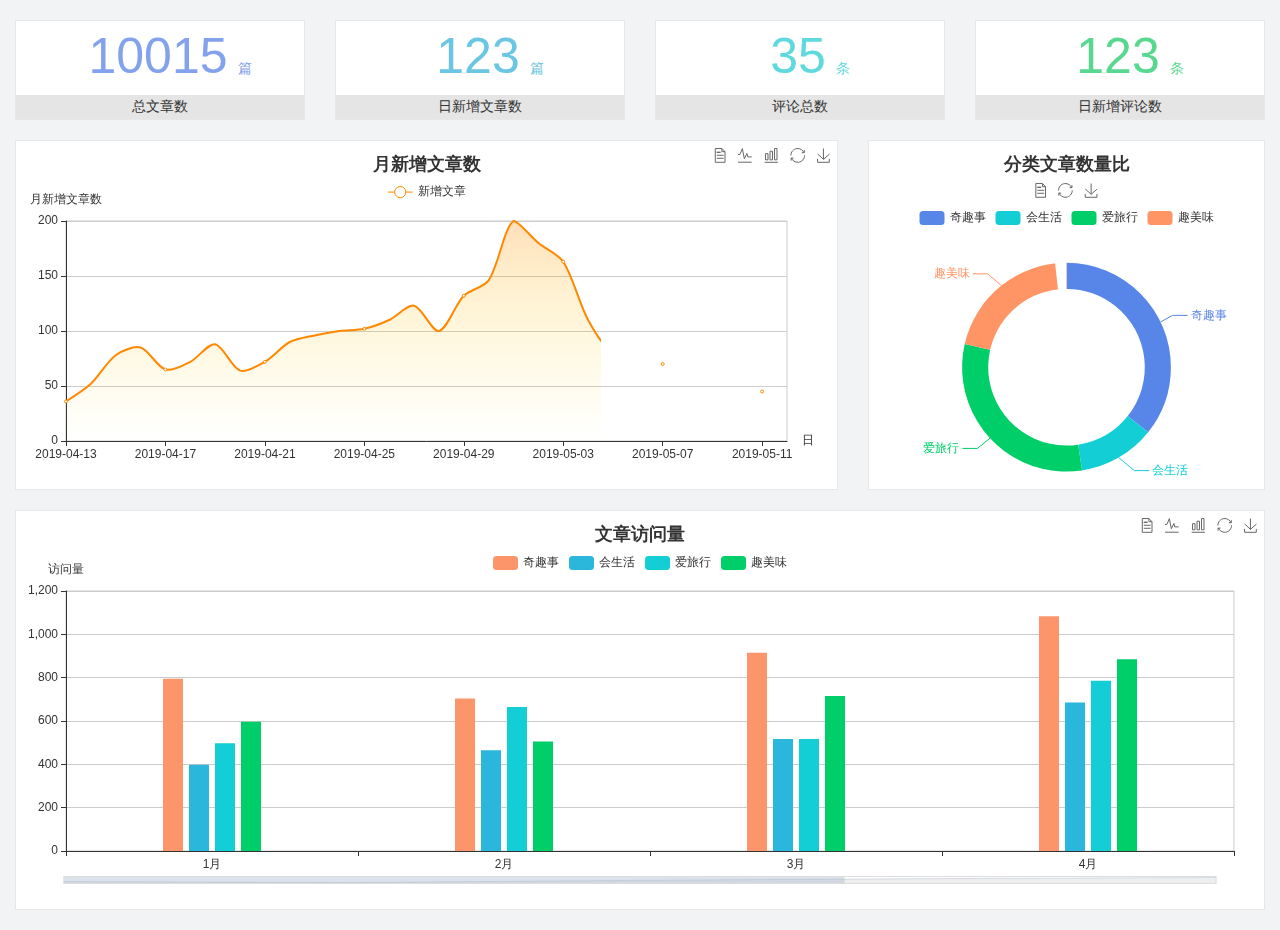
<file: home/dashboard.html>
<!DOCTYPE html>
<html lang="en">

<head>
  <meta charset="UTF-8">
  <meta name="viewport" content="width=device-width, initial-scale=1.0">
  <meta http-equiv="X-UA-Compatible" content="ie=edge">
  <title>图表统计</title>
  <link rel="stylesheet" href="../assets/lib/bootstrap.css" />
  <link rel="stylesheet" href="../assets/lib/main.css" />
  <script src="../assets/lib/jquery.js"></script>
  <script type="text/javascript" src="../assets/lib/echarts.min.js"></script>
</head>

<body>
  <div class="container-fluid">
    <div class="row spannel_list">
      <div class="col-sm-3 col-xs-6">
        <div class="spannel">
          <em>10015</em><span>篇</span>
          <b>总文章数</b>
        </div>
      </div>
      <div class="col-sm-3 col-xs-6">
        <div class="spannel scolor01">
          <em>123</em><span>篇</span>
          <b>日新增文章数</b>
        </div>
      </div>
      <div class="col-sm-3 col-xs-6">
        <div class="spannel scolor02">
          <em>35</em><span>条</span>
          <b>评论总数</b>
        </div>
      </div>
      <div class="col-sm-3 col-xs-6">
        <div class="spannel scolor03">
          <em>123</em><span>条</span>
          <b>日新增评论数</b>
        </div>
      </div>
    </div>
  </div>

  <div class="container-fluid">
    <div class="row curve-pie">
      <div class="col-lg-8 col-md-8">
        <div class="gragh_pannel" id="curve_show"></div>
      </div>
      <div class="col-lg-4 col-md-4">
        <div class="gragh_pannel" id="pie_show"></div>
      </div>
    </div>
  </div>

  <div class="container-fluid">
    <div class="column_pannel" id="column_show"></div>
  </div>

  <script>
    var oChart = echarts.init(document.getElementById('curve_show'));
    var aList_all = [
      { 'count': 36, 'date': '2019-04-13' },
      { 'count': 52, 'date': '2019-04-14' },
      { 'count': 78, 'date': '2019-04-15' },
      { 'count': 85, 'date': '2019-04-16' },
      { 'count': 65, 'date': '2019-04-17' },
      { 'count': 72, 'date': '2019-04-18' },
      { 'count': 88, 'date': '2019-04-19' },
      { 'count': 64, 'date': '2019-04-20' },
      { 'count': 72, 'date': '2019-04-21' },
      { 'count': 90, 'date': '2019-04-22' },
      { 'count': 96, 'date': '2019-04-23' },
      { 'count': 100, 'date': '2019-04-24' },
      { 'count': 102, 'date': '2019-04-25' },
      { 'count': 110, 'date': '2019-04-26' },
      { 'count': 123, 'date': '2019-04-27' },
      { 'count': 100, 'date': '2019-04-28' },
      { 'count': 132, 'date': '2019-04-29' },
      { 'count': 146, 'date': '2019-04-30' },
      { 'count': 200, 'date': '2019-05-01' },
      { 'count': 180, 'date': '2019-05-02' },
      { 'count': 163, 'date': '2019-05-03' },
      { 'count': 110, 'date': '2019-05-04' },
      { 'count': 80, 'date': '2019-05-05' },
      { 'count': 82, 'date': '2019-05-06' },
      { 'count': 70, 'date': '2019-05-07' },
      { 'count': 65, 'date': '2019-05-08' },
      { 'count': 54, 'date': '2019-05-09' },
      { 'count': 40, 'date': '2019-05-10' },
      { 'count': 45, 'date': '2019-05-11' },
      { 'count': 38, 'date': '2019-05-12' },
    ];

    let aCount = [];
    let aDate = [];

    for (var i = 0; i < aList_all.length; i++) {
      aCount.push(aList_all[i].count);
      aDate.push(aList_all[i].date);
    }

    var chartopt = {
      title: {
        text: '月新增文章数',
        left: 'center',
        top: '10'
      },
      tooltip: {
        trigger: 'axis'
      },
      legend: {
        data: ['新增文章'],
        top: '40'
      },
      toolbox: {
        show: true,
        feature: {
          mark: { show: true },
          dataView: { show: true, readOnly: false },
          magicType: { show: true, type: ['line', 'bar'] },
          restore: { show: true },
          saveAsImage: { show: true }
        }
      },
      calculable: true,
      xAxis: [
        {
          name: '日',
          type: 'category',
          boundaryGap: false,
          data: aDate
        }
      ],
      yAxis: [
        {
          name: '月新增文章数',
          type: 'value'
        }
      ],
      series: [
        {
          name: '新增文章',
          type: 'line',
          smooth: true,
          itemStyle: { normal: { areaStyle: { type: 'default' }, color: '#f80' }, lineStyle: { color: '#f80' } },
          data: aCount
        }],
      areaStyle: {
        normal: {
          color: new echarts.graphic.LinearGradient(0, 0, 0, 1, [{
            offset: 0,
            color: 'rgba(255,136,0,0.39)'
          }, {
            offset: .34,
            color: 'rgba(255,180,0,0.25)'
          }, {
            offset: 1,
            color: 'rgba(255,222,0,0.00)'
          }])

        }
      },
      grid: {
        show: true,
        x: 50,
        x2: 50,
        y: 80,
        height: 220
      }
    };

    oChart.setOption(chartopt);


    var oPie = echarts.init(document.getElementById('pie_show'));
    var oPieopt =
    {
      title: {
        top: 10,
        text: '分类文章数量比',
        x: 'center'
      },
      tooltip: {
        trigger: 'item',
        formatter: "{a} <br/>{b} : {c} ({d}%)"
      },
      color: ['#5885e8', '#13cfd5', '#00ce68', '#ff9565'],
      legend: {
        x: 'center',
        top: 65,
        data: ['奇趣事', '会生活', '爱旅行', '趣美味']
      },
      toolbox: {
        show: true,
        x: 'center',
        top: 35,
        feature: {
          mark: { show: true },
          dataView: { show: true, readOnly: false },
          magicType: {
            show: true,
            type: ['pie', 'funnel'],
            option: {
              funnel: {
                x: '25%',
                width: '50%',
                funnelAlign: 'left',
                max: 1548
              }
            }
          },
          restore: { show: true },
          saveAsImage: { show: true }
        }
      },
      calculable: true,
      series: [
        {
          name: '访问来源',
          type: 'pie',
          radius: ['45%', '60%'],
          center: ['50%', '65%'],
          data: [
            { value: 300, name: '奇趣事' },
            { value: 100, name: '会生活' },
            { value: 260, name: '爱旅行' },
            { value: 180, name: '趣美味' }
          ]
        }
      ]
    };
    oPie.setOption(oPieopt);



    var oColumn = this.echarts.init(document.getElementById('column_show'));
    var oColumnopt =
    {
      title: {
        text: '文章访问量',
        left: 'center',
        top: '10'
      },
      tooltip: {
        trigger: 'axis'
      },
      legend: {
        data: ['奇趣事', '会生活', '爱旅行', '趣美味'],
        top: '40'
      },
      toolbox: {
        show: true,
        feature: {
          mark: { show: true },
          dataView: { show: true, readOnly: false },
          magicType: { show: true, type: ['line', 'bar'] },
          restore: { show: true },
          saveAsImage: { show: true }
        }
      },
      calculable: true,
      xAxis: [
        {
          type: 'category',
          data: ['1月', '2月', '3月', '4月', '5月']
        }
      ],
      yAxis: [
        {
          name: '访问量',
          type: 'value'
        }
      ],
      series: [
        {
          name: '奇趣事',
          type: 'bar',
          barWidth: 20,
          itemStyle: {
            normal: { areaStyle: { type: 'default' }, color: '#fd956a' }
          },
          data: [800, 708, 920, 1090, 1200]
        },
        {
          name: '会生活',
          type: 'bar',
          barWidth: 20,
          itemStyle: {
            normal: { areaStyle: { type: 'default' }, color: '#2bb6db' }
          },
          data: [400, 468, 520, 690, 800]
        },
        {
          name: '爱旅行',
          type: 'bar',
          barWidth: 20,
          itemStyle: {
            normal: { areaStyle: { type: 'default' }, color: '#13cfd5' }
          },
          data: [500, 668, 520, 790, 900]
        },
        {
          name: '趣美味',
          type: 'bar',
          barWidth: 20,
          itemStyle: {
            normal: { areaStyle: { type: 'default' }, color: '#00ce68' }
          },
          data: [600, 508, 720, 890, 1000]
        }
      ],
      grid: {
        show: true,
        x: 50,
        x2: 30,
        y: 80,
        height: 260
      },
      dataZoom: [//给x轴设置滚动条
        {
          start: 0,//默认为0
          end: 100 - 1000 / 31,//默认为100
          type: 'slider',
          show: true,
          xAxisIndex: [0],
          handleSize: 0,//滑动条的 左右2个滑动条的大小
          height: 8,//组件高度
          left: 45, //左边的距离
          right: 50,//右边的距离
          bottom: 26,//右边的距离
          handleColor: '#ddd',//h滑动图标的颜色
          handleStyle: {
            borderColor: "#cacaca",
            borderWidth: "1",
            shadowBlur: 2,
            background: "#ddd",
            shadowColor: "#ddd",
          }
        }]
    };
    oColumn.setOption(oColumnopt);
  </script>
</body>

</html>
</file>
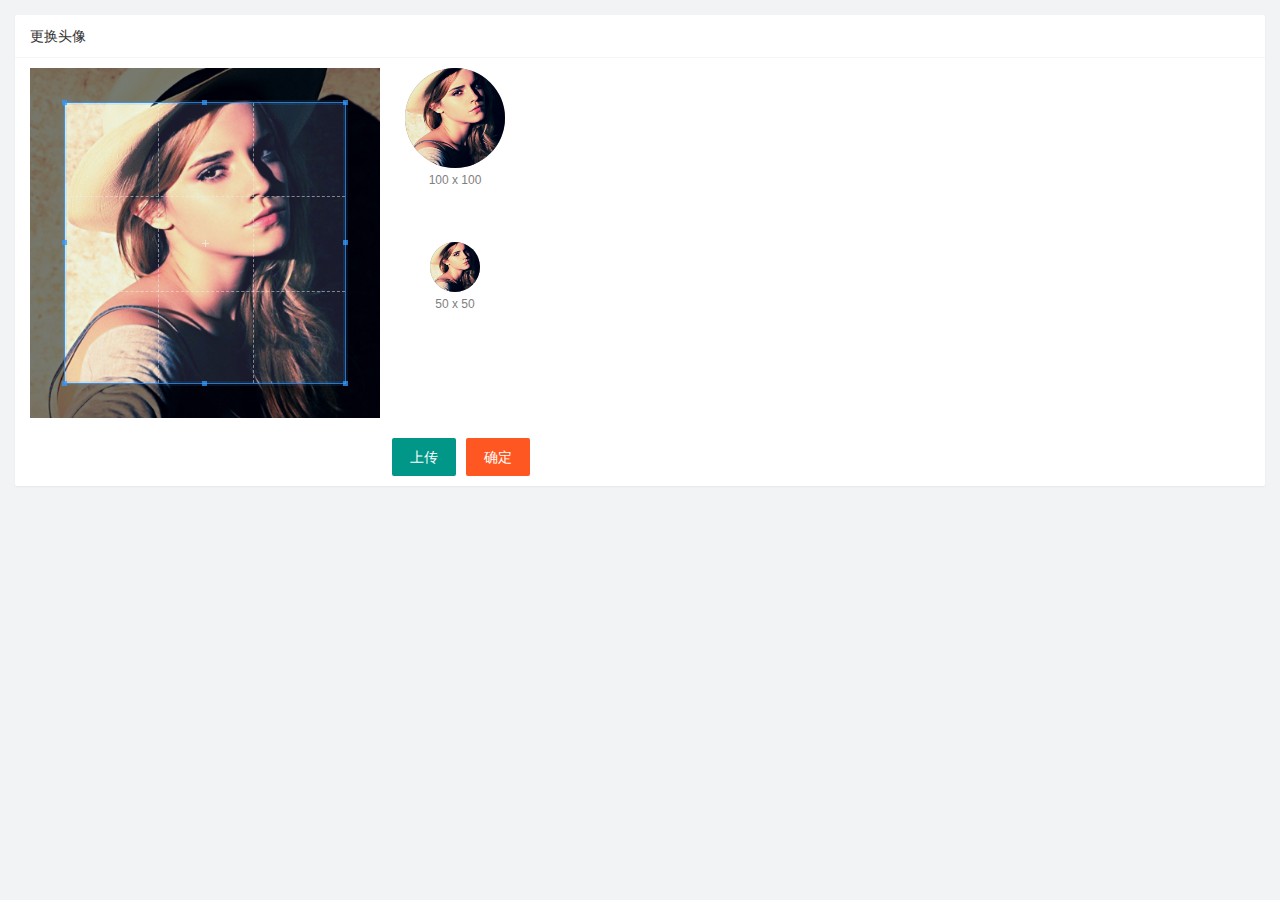
<file: user/user_avatar.html>
<!DOCTYPE html>
<html lang="en">

<head>
    <meta charset="UTF-8">
    <meta http-equiv="X-UA-Compatible" content="IE=edge">
    <meta name="viewport" content="width=device-width, initial-scale=1.0">
    <title>Document</title>
    <link rel="stylesheet" href="../assets/lib/layui/css/layui.css">
    <link rel="stylesheet" href="../assets/lib/cropper/cropper.css" />
    <link rel="stylesheet" href="../assets/css/user/user_avatar.css">
</head>

<body>
    <div class="layui-card">
        <div class="layui-card-header">更换头像</div>
        <div class="layui-card-body">
            <!-- 第一行的图片裁剪和预览区域 -->
            <div class="row1">
                <!-- 图片裁剪区域 -->
                <div class="cropper-box">
                    <!-- 这个 img 标签很重要，将来会把它初始化为裁剪区域 -->
                    <img id="image" src="../assets/images/sample.jpg" />
                </div>
                <!-- 图片的预览区域 -->
                <div class="preview-box">
                    <div>
                        <!-- 宽高为 100px 的预览区域 -->
                        <div class="img-preview w100"></div>
                        <p class="size">100 x 100</p>
                    </div>
                    <div>
                        <!-- 宽高为 50px 的预览区域 -->
                        <div class="img-preview w50"></div>
                        <p class="size">50 x 50</p>
                    </div>
                </div>
            </div>

            <!-- 第二行的按钮区域 -->
            <div class="row2">
                <!-- 通过accept属性，可以指定，允许用户选择什么类型的文件 -->
                <input type="file" id="file" accept="image/png,image/jpeg">
                <button id="btnChooseImage" type="button" class="layui-btn">上传</button>
                <button id="btnUpload" type="button" class="layui-btn layui-btn-danger">确定</button>
            </div>
        </div>
    </div>

    <script src="../assets/lib/layui/layui.all.js"></script>
    <script src="../assets/lib/jquery.js"></script>
    <script src="../assets/lib/cropper/Cropper.js"></script>
    <script src="../assets/lib/cropper/jquery-cropper.js"></script>
    <script src="../assets/js/baseAPI.js"></script>
    <script src="../assets/js/user/user_avatar.js"></script>
</body>

</html>
</file>
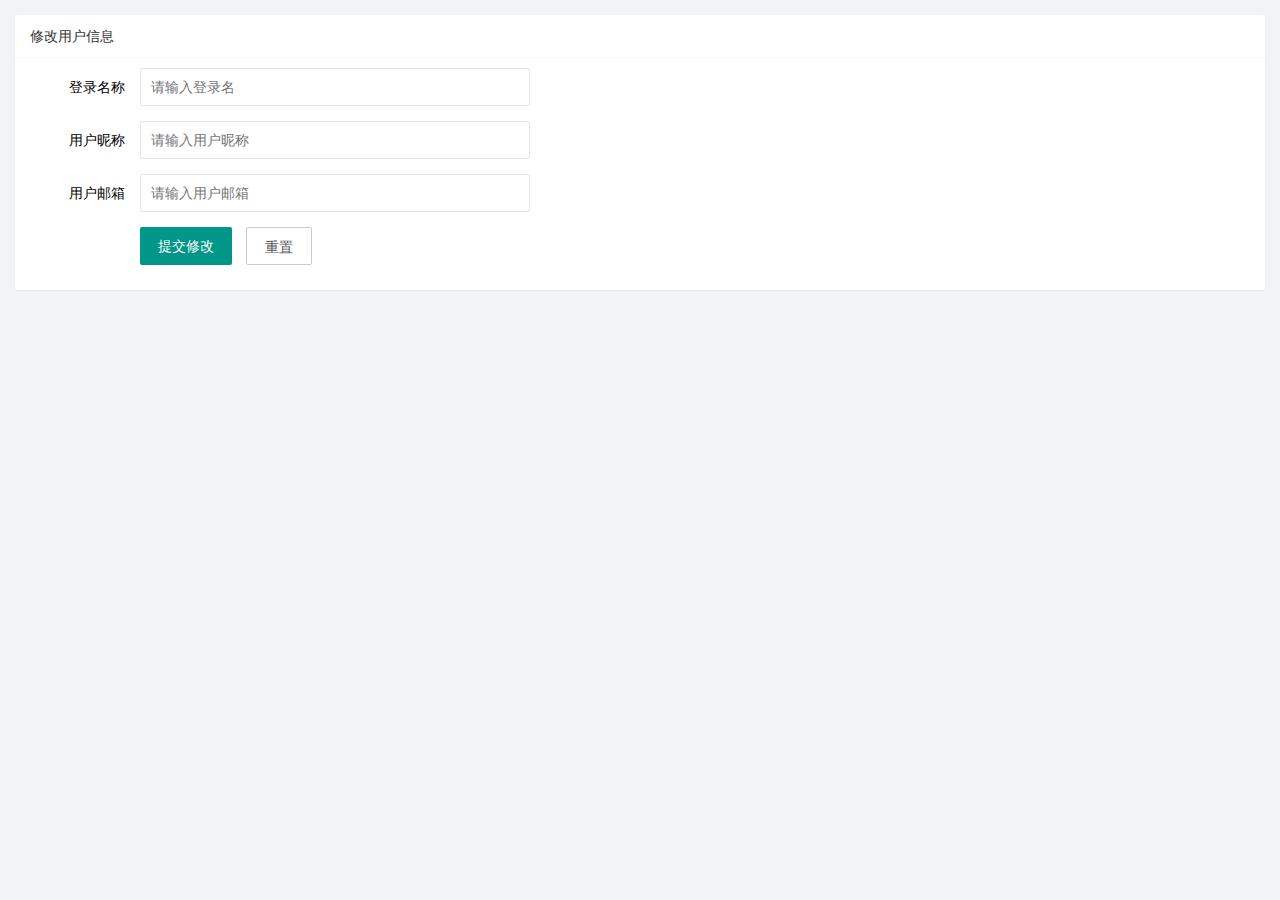
<file: user/user_info.html>
<!DOCTYPE html>
<html lang="en">
<head>
    <meta charset="UTF-8">
    <meta http-equiv="X-UA-Compatible" content="IE=edge">
    <meta name="viewport" content="width=device-width, initial-scale=1.0">
    <title>Document</title>
    <link rel="stylesheet" href="../assets/lib/layui/css/layui.css">
    <link rel="stylesheet" href="../assets/css/user/user_info.css"/>
</head>
<body>
    <div class="layui-card">
        <div class="layui-card-header">修改用户信息</div>
        <div class="layui-card-body">
            <form class="layui-form" lay-filter="formUserInfo">
                <!-- 隐藏域 -->
                <input type="hidden" name="id">
                <div class="layui-form-item">
                  <label class="layui-form-label">登录名称</label>
                  <div class="layui-input-block">
                    <input readonly type="text" name="username" required  lay-verify="required" placeholder="请输入登录名" autocomplete="off" class="layui-input">
                  </div>
                </div>
                <div class="layui-form-item">
                    <label class="layui-form-label">用户昵称</label>
                    <div class="layui-input-block">
                      <input type="text" name="nickname"  required  lay-verify="required|nickname" placeholder="请输入用户昵称" autocomplete="off" class="layui-input">
                    </div>
                  </div>
                  <div class="layui-form-item">
                    <label class="layui-form-label">用户邮箱</label>
                    <div class="layui-input-block">
                      <input type="text" name="email" required  lay-verify="required|email" placeholder="请输入用户邮箱" autocomplete="off" class="layui-input">
                    </div>
                  </div>
                  <div class="layui-form-item">
                    <div class="layui-input-block">
                        <button class="layui-btn" lay-submit lay-filter="formDemo">提交修改</button>
                        <button id="btnReset" type="reset" class="layui-btn layui-btn-primary">重置</button>
                      </div>
                  </div>
            </form>
        </div>
      </div>

      <script src="../assets/lib/layui/layui.all.js"></script>
      <script src="../assets/lib/jquery.js"></script>
      <script src="../assets/js/baseAPI.js"></script>
      <script src="../assets/js/user/user_info.js"></script>
</body>
</html>
</file>
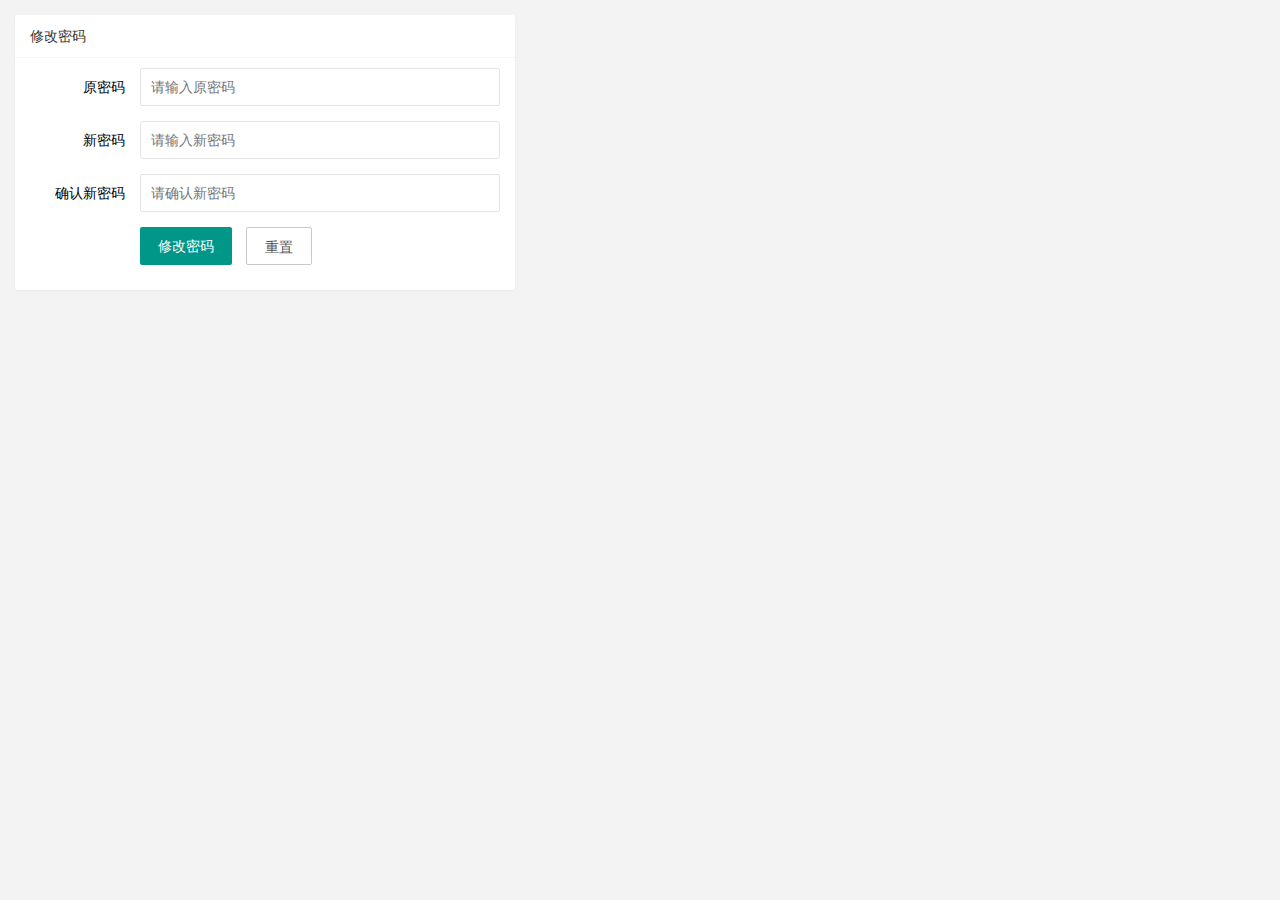
<file: user/user_pwd.html>
<!DOCTYPE html>
<html lang="en">
<head>
    <meta charset="UTF-8">
    <meta http-equiv="X-UA-Compatible" content="IE=edge">
    <meta name="viewport" content="width=device-width, initial-scale=1.0">
    <title>Document</title>
    <link rel="stylesheet" href="../assets/lib/layui/css/layui.css"/>
    <link rel="stylesheet" href="../assets/css/user/user_pwd.css">
</head>
<body>
    <div class="layui-card">
        <div class="layui-card-header">修改密码</div>
        <div class="layui-card-body">
            <form class="layui-form">
                <div class="layui-form-item">
                  <label class="layui-form-label">原密码</label>
                  <div class="layui-input-block">
                    <input type="password" name="oldPwd" required  lay-verify="required|pwd" placeholder="请输入原密码" autocomplete="off" class="layui-input">
                  </div>
                </div>
                <div class="layui-form-item">
                    <label class="layui-form-label">新密码</label>
                    <div class="layui-input-block">
                      <input type="password" name="newPwd" required  lay-verify="required|pwd|samePwd" placeholder="请输入新密码" autocomplete="off" class="layui-input">
                    </div>
                  </div>
                  <div class="layui-form-item">
                    <label class="layui-form-label">确认新密码</label>
                    <div class="layui-input-block">
                      <input type="password" name="rePwd" required  lay-verify="required|pwd|rePwd" placeholder="请确认新密码" autocomplete="off" class="layui-input">
                    </div>
                  </div>
                  <div class="layui-form-item">
                    <div class="layui-input-block">
                      <button class="layui-btn" lay-submit lay-filter="formDemo">修改密码</button>
                      <button type="reset" class="layui-btn layui-btn-primary">重置</button>
                    </div>
                  </div>
            </form>
        </div>
      </div>
      <script src="../assets/lib/layui/layui.all.js"></script>
      <script src="../assets/lib/jquery.js"></script>
      <script src="../assets/js/baseAPI.js"></script>
      <script src="../assets/js/user/user_pwd.js"></script>
</body>
</html>
</file>
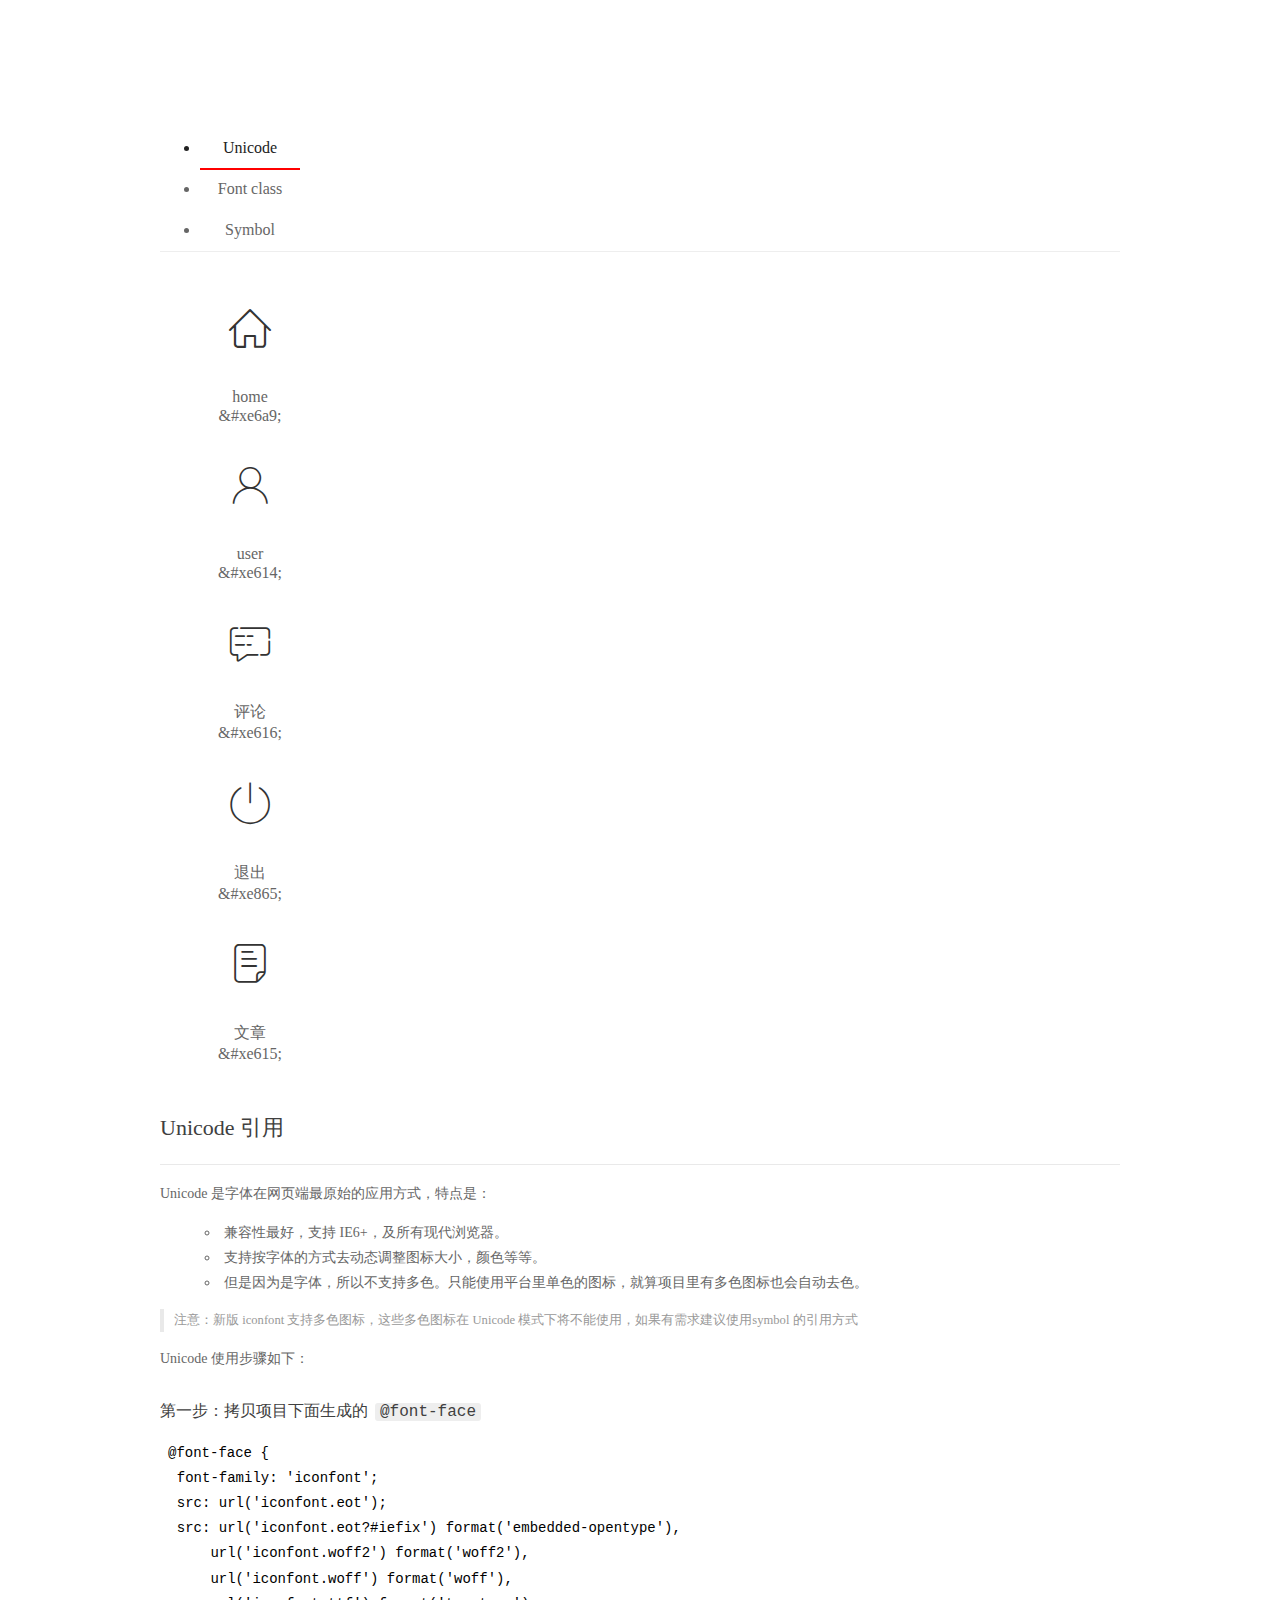
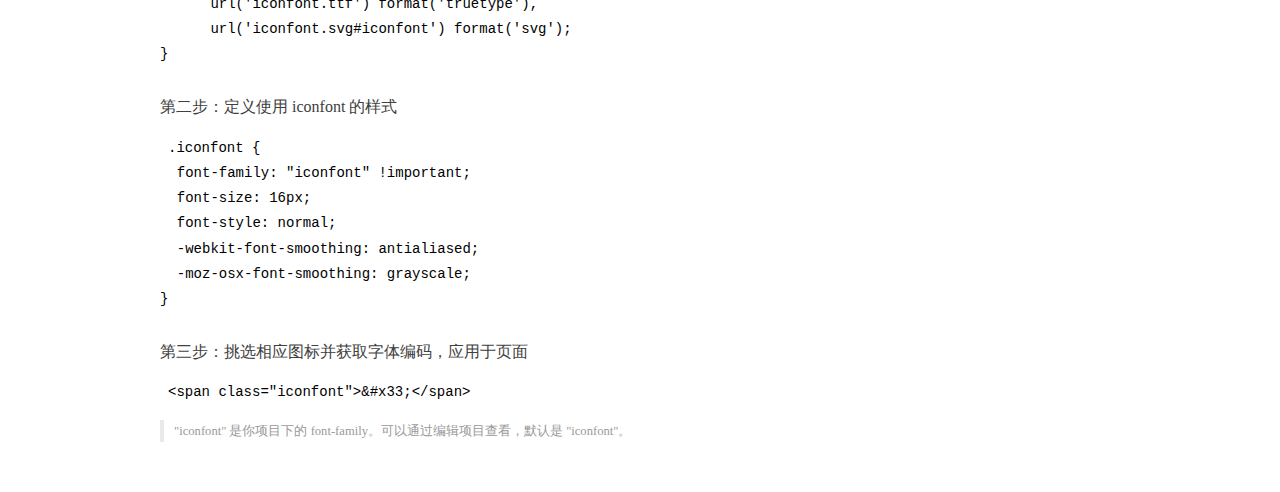
<file: assets/fonts/demo_index.html>
<!DOCTYPE html>
<html>
<head>
  <meta charset="utf-8"/>
  <title>IconFont Demo</title>
  <link rel="shortcut icon" href="https://gtms04.alicdn.com/tps/i4/TB1_oz6GVXXXXaFXpXXJDFnIXXX-64-64.ico" type="image/x-icon"/>
  <link rel="stylesheet" href="https://g.alicdn.com/thx/cube/1.3.2/cube.min.css">
  <link rel="stylesheet" href="demo.css">
  <link rel="stylesheet" href="iconfont.css">
  <script src="iconfont.js"></script>
  <!-- jQuery -->
  <script src="https://a1.alicdn.com/oss/uploads/2018/12/26/7bfddb60-08e8-11e9-9b04-53e73bb6408b.js"></script>
  <!-- 代码高亮 -->
  <script src="https://a1.alicdn.com/oss/uploads/2018/12/26/a3f714d0-08e6-11e9-8a15-ebf944d7534c.js"></script>
</head>
<body>
  <div class="main">
    <h1 class="logo"><a href="https://www.iconfont.cn/" title="iconfont 首页" target="_blank">&#xe86b;</a></h1>
    <div class="nav-tabs">
      <ul id="tabs" class="dib-box">
        <li class="dib active"><span>Unicode</span></li>
        <li class="dib"><span>Font class</span></li>
        <li class="dib"><span>Symbol</span></li>
      </ul>
      
    </div>
    <div class="tab-container">
      <div class="content unicode" style="display: block;">
          <ul class="icon_lists dib-box">
          
            <li class="dib">
              <span class="icon iconfont">&#xe6a9;</span>
                <div class="name">home</div>
                <div class="code-name">&amp;#xe6a9;</div>
              </li>
          
            <li class="dib">
              <span class="icon iconfont">&#xe614;</span>
                <div class="name">user</div>
                <div class="code-name">&amp;#xe614;</div>
              </li>
          
            <li class="dib">
              <span class="icon iconfont">&#xe616;</span>
                <div class="name">评论</div>
                <div class="code-name">&amp;#xe616;</div>
              </li>
          
            <li class="dib">
              <span class="icon iconfont">&#xe865;</span>
                <div class="name">退出</div>
                <div class="code-name">&amp;#xe865;</div>
              </li>
          
            <li class="dib">
              <span class="icon iconfont">&#xe615;</span>
                <div class="name">文章</div>
                <div class="code-name">&amp;#xe615;</div>
              </li>
          
          </ul>
          <div class="article markdown">
          <h2 id="unicode-">Unicode 引用</h2>
          <hr>

          <p>Unicode 是字体在网页端最原始的应用方式，特点是：</p>
          <ul>
            <li>兼容性最好，支持 IE6+，及所有现代浏览器。</li>
            <li>支持按字体的方式去动态调整图标大小，颜色等等。</li>
            <li>但是因为是字体，所以不支持多色。只能使用平台里单色的图标，就算项目里有多色图标也会自动去色。</li>
          </ul>
          <blockquote>
            <p>注意：新版 iconfont 支持多色图标，这些多色图标在 Unicode 模式下将不能使用，如果有需求建议使用symbol 的引用方式</p>
          </blockquote>
          <p>Unicode 使用步骤如下：</p>
          <h3 id="-font-face">第一步：拷贝项目下面生成的 <code>@font-face</code></h3>
<pre><code class="language-css"
>@font-face {
  font-family: 'iconfont';
  src: url('iconfont.eot');
  src: url('iconfont.eot?#iefix') format('embedded-opentype'),
      url('iconfont.woff2') format('woff2'),
      url('iconfont.woff') format('woff'),
      url('iconfont.ttf') format('truetype'),
      url('iconfont.svg#iconfont') format('svg');
}
</code></pre>
          <h3 id="-iconfont-">第二步：定义使用 iconfont 的样式</h3>
<pre><code class="language-css"
>.iconfont {
  font-family: "iconfont" !important;
  font-size: 16px;
  font-style: normal;
  -webkit-font-smoothing: antialiased;
  -moz-osx-font-smoothing: grayscale;
}
</code></pre>
          <h3 id="-">第三步：挑选相应图标并获取字体编码，应用于页面</h3>
<pre>
<code class="language-html"
>&lt;span class="iconfont"&gt;&amp;#x33;&lt;/span&gt;
</code></pre>
          <blockquote>
            <p>"iconfont" 是你项目下的 font-family。可以通过编辑项目查看，默认是 "iconfont"。</p>
          </blockquote>
          </div>
      </div>
      <div class="content font-class">
        <ul class="icon_lists dib-box">
          
          <li class="dib">
            <span class="icon iconfont icon-home"></span>
            <div class="name">
              home
            </div>
            <div class="code-name">.icon-home
            </div>
          </li>
          
          <li class="dib">
            <span class="icon iconfont icon-user"></span>
            <div class="name">
              user
            </div>
            <div class="code-name">.icon-user
            </div>
          </li>
          
          <li class="dib">
            <span class="icon iconfont icon-pinglun"></span>
            <div class="name">
              评论
            </div>
            <div class="code-name">.icon-pinglun
            </div>
          </li>
          
          <li class="dib">
            <span class="icon iconfont icon-tuichu"></span>
            <div class="name">
              退出
            </div>
            <div class="code-name">.icon-tuichu
            </div>
          </li>
          
          <li class="dib">
            <span class="icon iconfont icon-16"></span>
            <div class="name">
              文章
            </div>
            <div class="code-name">.icon-16
            </div>
          </li>
          
        </ul>
        <div class="article markdown">
        <h2 id="font-class-">font-class 引用</h2>
        <hr>

        <p>font-class 是 Unicode 使用方式的一种变种，主要是解决 Unicode 书写不直观，语意不明确的问题。</p>
        <p>与 Unicode 使用方式相比，具有如下特点：</p>
        <ul>
          <li>兼容性良好，支持 IE8+，及所有现代浏览器。</li>
          <li>相比于 Unicode 语意明确，书写更直观。可以很容易分辨这个 icon 是什么。</li>
          <li>因为使用 class 来定义图标，所以当要替换图标时，只需要修改 class 里面的 Unicode 引用。</li>
          <li>不过因为本质上还是使用的字体，所以多色图标还是不支持的。</li>
        </ul>
        <p>使用步骤如下：</p>
        <h3 id="-fontclass-">第一步：引入项目下面生成的 fontclass 代码：</h3>
<pre><code class="language-html">&lt;link rel="stylesheet" href="./iconfont.css"&gt;
</code></pre>
        <h3 id="-">第二步：挑选相应图标并获取类名，应用于页面：</h3>
<pre><code class="language-html">&lt;span class="iconfont icon-xxx"&gt;&lt;/span&gt;
</code></pre>
        <blockquote>
          <p>"
            iconfont" 是你项目下的 font-family。可以通过编辑项目查看，默认是 "iconfont"。</p>
        </blockquote>
      </div>
      </div>
      <div class="content symbol">
          <ul class="icon_lists dib-box">
          
            <li class="dib">
                <svg class="icon svg-icon" aria-hidden="true">
                  <use xlink:href="#icon-home"></use>
                </svg>
                <div class="name">home</div>
                <div class="code-name">#icon-home</div>
            </li>
          
            <li class="dib">
                <svg class="icon svg-icon" aria-hidden="true">
                  <use xlink:href="#icon-user"></use>
                </svg>
                <div class="name">user</div>
                <div class="code-name">#icon-user</div>
            </li>
          
            <li class="dib">
                <svg class="icon svg-icon" aria-hidden="true">
                  <use xlink:href="#icon-pinglun"></use>
                </svg>
                <div class="name">评论</div>
                <div class="code-name">#icon-pinglun</div>
            </li>
          
            <li class="dib">
                <svg class="icon svg-icon" aria-hidden="true">
                  <use xlink:href="#icon-tuichu"></use>
                </svg>
                <div class="name">退出</div>
                <div class="code-name">#icon-tuichu</div>
            </li>
          
            <li class="dib">
                <svg class="icon svg-icon" aria-hidden="true">
                  <use xlink:href="#icon-16"></use>
                </svg>
                <div class="name">文章</div>
                <div class="code-name">#icon-16</div>
            </li>
          
          </ul>
          <div class="article markdown">
          <h2 id="symbol-">Symbol 引用</h2>
          <hr>

          <p>这是一种全新的使用方式，应该说这才是未来的主流，也是平台目前推荐的用法。相关介绍可以参考这篇<a href="">文章</a>
            这种用法其实是做了一个 SVG 的集合，与另外两种相比具有如下特点：</p>
          <ul>
            <li>支持多色图标了，不再受单色限制。</li>
            <li>通过一些技巧，支持像字体那样，通过 <code>font-size</code>, <code>color</code> 来调整样式。</li>
            <li>兼容性较差，支持 IE9+，及现代浏览器。</li>
            <li>浏览器渲染 SVG 的性能一般，还不如 png。</li>
          </ul>
          <p>使用步骤如下：</p>
          <h3 id="-symbol-">第一步：引入项目下面生成的 symbol 代码：</h3>
<pre><code class="language-html">&lt;script src="./iconfont.js"&gt;&lt;/script&gt;
</code></pre>
          <h3 id="-css-">第二步：加入通用 CSS 代码（引入一次就行）：</h3>
<pre><code class="language-html">&lt;style&gt;
.icon {
  width: 1em;
  height: 1em;
  vertical-align: -0.15em;
  fill: currentColor;
  overflow: hidden;
}
&lt;/style&gt;
</code></pre>
          <h3 id="-">第三步：挑选相应图标并获取类名，应用于页面：</h3>
<pre><code class="language-html">&lt;svg class="icon" aria-hidden="true"&gt;
  &lt;use xlink:href="#icon-xxx"&gt;&lt;/use&gt;
&lt;/svg&gt;
</code></pre>
          </div>
      </div>

    </div>
  </div>
  <script>
  $(document).ready(function () {
      $('.tab-container .content:first').show()

      $('#tabs li').click(function (e) {
        var tabContent = $('.tab-container .content')
        var index = $(this).index()

        if ($(this).hasClass('active')) {
          return
        } else {
          $('#tabs li').removeClass('active')
          $(this).addClass('active')

          tabContent.hide().eq(index).fadeIn()
        }
      })
    })
  </script>
</body>
</html>
</file>
<file: assets/lib/main.css>
body{
    font-family:'MicroSoft YaHei';
    background-color: #f2f3f5;
}
.main_wrap{
    position:fixed;
    width:100%;
    height:100%;
    left:0px;
    top:0px;
    background:url('../images/login_bg.jpg'); 
    background-size:100% 100%; 
  }
.header{
    width:1200px;
    overflow: hidden;
    margin:20px auto 0;
}
.heade .logo{
    float: left;
}
.header .copyright{
    float:right;
    font-size:12px;
    color:#fff;
    text-align:right;
    line-height:20px;
    margin-top:10px;
}
.login_form_con{
    position:absolute;
    left:50%;
    top:50%;
    margin-left:-200px;
    margin-top:-155px;
    width:400px;
    height:310px;
    background-color: #edeff0;
}

.login_form{
    position: relative;
}

.login_form .icon-user{
    position:absolute;
    font-size:16px;
    color:#999;
    left:46px;
    top:12px;
}
.login_form .icon-key{
    position:absolute;
    font-size:18px;
    color:#999;
    left:46px;
    top:78px;
}
.login_title{
    height:60px;
    background:url('../images/login_title.png') center center no-repeat #fff;
}
.input_txt,.input_pass,.input_sub{
    display:block;
    width:334px;
    height:37px;
    padding:0px;
    text-indent:40px;
    border:1px solid #ddd;
    margin:27px auto 0;
    outline:none;
}
.input_sub{
    margin-top:40px;
    height:42px;
    background-color: #19b9e7;
    text-indent:0px;
    font-size:18px;
    color:#fff;
    cursor: pointer;
}
.input_sub:hover{
    background-color: #08a0cc;
}

.sider{
    position:fixed;
    left:0;
    top:0;
    bottom:0;
    width:210px;
    background-color: #323745;
}
.sider .logo{
    display:block;
    height:56px;
    background-color: #242732;
    overflow: hidden;
}
.sider .logo img{
    display:block;
    margin:6px auto 0;
}
.user_info{
    height:79px;
    border-bottom:1px solid #5a5e6b;
}

.user_info img{
    float: left;
    width:40px;
    height:40px;
    border-radius:20px;
    margin:19px 0 0 30px;
}
.user_info span{
    float: left;
    width:120px;
    font-size:12px;
    color:#fff;
    margin:23px 0 0 20px;
}
.user_info b{
    float: left;
    width: 120px;
    font-weight:normal;
    font-size:12px;
    color:#adafb5;
    margin:2px 0 0 20px;
}

.menu .level01{
    height:50px;
    line-height:50px;
}
.menu .level01 a{
    display:block;
    height:50px;
    font-size:12px;
    color:#adafb5;
    overflow: hidden;
}
.menu .level01.active a{
    background-color: #1378f0;
    color:#fff;
}
.menu .level01.active i{
    color:#fff;
}

.menu .level01 a:hover{
    background-color: #1378f0;
    color:#fff;
}
.menu .level01 a:hover i{
    color:#fff;
}
.menu .level01 i{
    color:#61646f;
    font-size:22px;
    float: left;
    margin-left:26px;
}
.menu .level01 span{
    float: left;
    margin-left:10px;
}
.menu .level01 b{
    float: right;
    margin-right:20px;
    font-weight:normal;
    transform:rotate(90deg);
    transition:all 500ms ease;
}

.menu .level01 .rotate0{
    transform:rotate(0deg);
}

.menu .level02{
    background: #242732;
    display:none;
}


.menu .level02 li{
    height:40px;
    line-height:40px;
}
.menu .level02 li a{
    display:block;
    height:40px;
    font-size:12px;
    color:#adafb5;
    overflow: hidden;
}

.menu .level02 li a:hover{
    background-color: #1378f0;
    color:#fff;
}

.menu .level02 li i{
    font-size:12px;
    float: left;
    margin-left:60px;
}
.menu .level02 li span{
    font-size:12px;
    float: left;
    margin-left:5px;
}

.menu .level02 .active a{
    color:#ffae00;
}

.header_bar{
    position:fixed;
    left:210px;
    right:0;
    top:0;
    height:56px;
    background-color: #fff;
}

.main{
    position:fixed;
    left:210px;
    top:56px;
    right:0;
    bottom:0;
    background-color: #f2f3f5;
}

.search_form{
    width:218px;
    height:33px;
    border:1px solid #ddd;
    background-color: #f2f3f5;
    border-radius:16px;
    float: left;
    margin:12px 0 0 27px;
}

.search_form input{
    padding:0px;
    margin:0px;
    border:0px;
    float: left;
    background-color: #f2f3f5;
    font-size:12px;
    width:175px;
    height:31px;
    margin-left:12px;
    outline:none;
   
}

.search_form .icon-search{
    line-height:33px;
    cursor: pointer;
    font-size:18px;
    color:#abaebb;
}
.user_center_link{
    float:right;

}
.user_center_link a{
    line-height:56px;
    font-size:12px;
    color:#999;
    margin-right:15px;
}
.user_center_link a:hover{
    color:#ffae00
}

.user_center_link img{
    width:42px;
    height:42px;
    border-radius:32px;
    margin-right:10px;
}

.spannel_list{
    margin-top:20px;
}

.spannel{
	height:100px;
	overflow:hidden;
	text-align:center;
    position:relative;
    background-color: #fff;
    border:1px solid #e7e7e9;
    margin-bottom:20px;
}

.spannel em{
    font-style:normal;
	font-size:50px;
	line-height:50px;
	display:inline-block;
	margin:10px 0 0 20px;
	font-family:'Arial';
	color:#83a2ed;
}

.spannel span{
	font-size:14px;
	display:inline-block;
	color:#83a2ed;
	margin-left:10px;
}

.spannel b{
	position:absolute;
	left:0;
	bottom:0;
	width:100%;
	line-height:24px;
	background:#e5e5e5;
	color:#333;
	font-size:14px;
	font-weight:normal;
}

.scolor01 em,.scolor01 span{
	color:#6ac6e2;
}

.scolor02 em,.scolor02 span{
	color:#5fd9de;
}

.scolor03 em,.scolor03 span{
	color:#58d88e;
}


.gragh_pannel{
    height:350px;
    border:1px solid #e7e7e9;
    background-color: #fff!important; 
    margin-bottom:20px;  
}

.column_pannel{
    margin-bottom:20px;
    height:400px;
    border:1px solid #e7e7e9;
    background-color: #fff!important;   
}

.common_title{
    line-height:42px;
    background-color: #fbfbfb;
    border:1px solid #e7e7e9;
    margin-top:20px;
    text-indent: 15px;
    font-size:14px;
    color:#333;
}

.common_con{
    border:1px solid #e7e7e9;
    border-top:0px;
    background-color: #fff;
    padding-bottom:20px;
    margin-bottom:20px;
}
.opt_btns{
    margin-top:20px;
}

.mp20{
    margin-top:20px;
}

.pagination{   
   margin:0;
}

.article_form{
    margin-top:20px;
}

.form-group{
    margin-bottom:25px;
}

.form-group label{
    font-weight:normal;
    color:#666;
}

.icon-icondate{
    line-height:16px;
}

.user_pic{
    width:100px;
    height:100px;
    margin-bottom:10px;
}

.article_cover{
    width:200px;
    height:200px;
    margin-bottom:10px;
}
</file>
<file: assets/lib/layui/css/layui.css>
/** layui-v2.5.5 MIT License By https://www.layui.com */
 .layui-inline,img{display:inline-block;vertical-align:middle}h1,h2,h3,h4,h5,h6{font-weight:400}.layui-edge,.layui-header,.layui-inline,.layui-main{position:relative}.layui-body,.layui-edge,.layui-elip{overflow:hidden}.layui-btn,.layui-edge,.layui-inline,img{vertical-align:middle}.layui-btn,.layui-disabled,.layui-icon,.layui-unselect{-moz-user-select:none;-webkit-user-select:none;-ms-user-select:none}.layui-elip,.layui-form-checkbox span,.layui-form-pane .layui-form-label{text-overflow:ellipsis;white-space:nowrap}.layui-breadcrumb,.layui-tree-btnGroup{visibility:hidden}blockquote,body,button,dd,div,dl,dt,form,h1,h2,h3,h4,h5,h6,input,li,ol,p,pre,td,textarea,th,ul{margin:0;padding:0;-webkit-tap-highlight-color:rgba(0,0,0,0)}a:active,a:hover{outline:0}img{border:none}li{list-style:none}table{border-collapse:collapse;border-spacing:0}h4,h5,h6{font-size:100%}button,input,optgroup,option,select,textarea{font-family:inherit;font-size:inherit;font-style:inherit;font-weight:inherit;outline:0}pre{white-space:pre-wrap;white-space:-moz-pre-wrap;white-space:-pre-wrap;white-space:-o-pre-wrap;word-wrap:break-word}body{line-height:24px;font:14px Helvetica Neue,Helvetica,PingFang SC,Tahoma,Arial,sans-serif}hr{height:1px;margin:10px 0;border:0;clear:both}a{color:#333;text-decoration:none}a:hover{color:#777}a cite{font-style:normal;*cursor:pointer}.layui-border-box,.layui-border-box *{box-sizing:border-box}.layui-box,.layui-box *{box-sizing:content-box}.layui-clear{clear:both;*zoom:1}.layui-clear:after{content:'\20';clear:both;*zoom:1;display:block;height:0}.layui-inline{*display:inline;*zoom:1}.layui-edge{display:inline-block;width:0;height:0;border-width:6px;border-style:dashed;border-color:transparent}.layui-edge-top{top:-4px;border-bottom-color:#999;border-bottom-style:solid}.layui-edge-right{border-left-color:#999;border-left-style:solid}.layui-edge-bottom{top:2px;border-top-color:#999;border-top-style:solid}.layui-edge-left{border-right-color:#999;border-right-style:solid}.layui-disabled,.layui-disabled:hover{color:#d2d2d2!important;cursor:not-allowed!important}.layui-circle{border-radius:100%}.layui-show{display:block!important}.layui-hide{display:none!important}@font-face{font-family:layui-icon;src:url(../font/iconfont.eot?v=250);src:url(../font/iconfont.eot?v=250#iefix) format('embedded-opentype'),url(../font/iconfont.woff2?v=250) format('woff2'),url(../font/iconfont.woff?v=250) format('woff'),url(../font/iconfont.ttf?v=250) format('truetype'),url(../font/iconfont.svg?v=250#layui-icon) format('svg')}.layui-icon{font-family:layui-icon!important;font-size:16px;font-style:normal;-webkit-font-smoothing:antialiased;-moz-osx-font-smoothing:grayscale}.layui-icon-reply-fill:before{content:"\e611"}.layui-icon-set-fill:before{content:"\e614"}.layui-icon-menu-fill:before{content:"\e60f"}.layui-icon-search:before{content:"\e615"}.layui-icon-share:before{content:"\e641"}.layui-icon-set-sm:before{content:"\e620"}.layui-icon-engine:before{content:"\e628"}.layui-icon-close:before{content:"\1006"}.layui-icon-close-fill:before{content:"\1007"}.layui-icon-chart-screen:before{content:"\e629"}.layui-icon-star:before{content:"\e600"}.layui-icon-circle-dot:before{content:"\e617"}.layui-icon-chat:before{content:"\e606"}.layui-icon-release:before{content:"\e609"}.layui-icon-list:before{content:"\e60a"}.layui-icon-chart:before{content:"\e62c"}.layui-icon-ok-circle:before{content:"\1005"}.layui-icon-layim-theme:before{content:"\e61b"}.layui-icon-table:before{content:"\e62d"}.layui-icon-right:before{content:"\e602"}.layui-icon-left:before{content:"\e603"}.layui-icon-cart-simple:before{content:"\e698"}.layui-icon-face-cry:before{content:"\e69c"}.layui-icon-face-smile:before{content:"\e6af"}.layui-icon-survey:before{content:"\e6b2"}.layui-icon-tree:before{content:"\e62e"}.layui-icon-upload-circle:before{content:"\e62f"}.layui-icon-add-circle:before{content:"\e61f"}.layui-icon-download-circle:before{content:"\e601"}.layui-icon-templeate-1:before{content:"\e630"}.layui-icon-util:before{content:"\e631"}.layui-icon-face-surprised:before{content:"\e664"}.layui-icon-edit:before{content:"\e642"}.layui-icon-speaker:before{content:"\e645"}.layui-icon-down:before{content:"\e61a"}.layui-icon-file:before{content:"\e621"}.layui-icon-layouts:before{content:"\e632"}.layui-icon-rate-half:before{content:"\e6c9"}.layui-icon-add-circle-fine:before{content:"\e608"}.layui-icon-prev-circle:before{content:"\e633"}.layui-icon-read:before{content:"\e705"}.layui-icon-404:before{content:"\e61c"}.layui-icon-carousel:before{content:"\e634"}.layui-icon-help:before{content:"\e607"}.layui-icon-code-circle:before{content:"\e635"}.layui-icon-water:before{content:"\e636"}.layui-icon-username:before{content:"\e66f"}.layui-icon-find-fill:before{content:"\e670"}.layui-icon-about:before{content:"\e60b"}.layui-icon-location:before{content:"\e715"}.layui-icon-up:before{content:"\e619"}.layui-icon-pause:before{content:"\e651"}.layui-icon-date:before{content:"\e637"}.layui-icon-layim-uploadfile:before{content:"\e61d"}.layui-icon-delete:before{content:"\e640"}.layui-icon-play:before{content:"\e652"}.layui-icon-top:before{content:"\e604"}.layui-icon-friends:before{content:"\e612"}.layui-icon-refresh-3:before{content:"\e9aa"}.layui-icon-ok:before{content:"\e605"}.layui-icon-layer:before{content:"\e638"}.layui-icon-face-smile-fine:before{content:"\e60c"}.layui-icon-dollar:before{content:"\e659"}.layui-icon-group:before{content:"\e613"}.layui-icon-layim-download:before{content:"\e61e"}.layui-icon-picture-fine:before{content:"\e60d"}.layui-icon-link:before{content:"\e64c"}.layui-icon-diamond:before{content:"\e735"}.layui-icon-log:before{content:"\e60e"}.layui-icon-rate-solid:before{content:"\e67a"}.layui-icon-fonts-del:before{content:"\e64f"}.layui-icon-unlink:before{content:"\e64d"}.layui-icon-fonts-clear:before{content:"\e639"}.layui-icon-triangle-r:before{content:"\e623"}.layui-icon-circle:before{content:"\e63f"}.layui-icon-radio:before{content:"\e643"}.layui-icon-align-center:before{content:"\e647"}.layui-icon-align-right:before{content:"\e648"}.layui-icon-align-left:before{content:"\e649"}.layui-icon-loading-1:before{content:"\e63e"}.layui-icon-return:before{content:"\e65c"}.layui-icon-fonts-strong:before{content:"\e62b"}.layui-icon-upload:before{content:"\e67c"}.layui-icon-dialogue:before{content:"\e63a"}.layui-icon-video:before{content:"\e6ed"}.layui-icon-headset:before{content:"\e6fc"}.layui-icon-cellphone-fine:before{content:"\e63b"}.layui-icon-add-1:before{content:"\e654"}.layui-icon-face-smile-b:before{content:"\e650"}.layui-icon-fonts-html:before{content:"\e64b"}.layui-icon-form:before{content:"\e63c"}.layui-icon-cart:before{content:"\e657"}.layui-icon-camera-fill:before{content:"\e65d"}.layui-icon-tabs:before{content:"\e62a"}.layui-icon-fonts-code:before{content:"\e64e"}.layui-icon-fire:before{content:"\e756"}.layui-icon-set:before{content:"\e716"}.layui-icon-fonts-u:before{content:"\e646"}.layui-icon-triangle-d:before{content:"\e625"}.layui-icon-tips:before{content:"\e702"}.layui-icon-picture:before{content:"\e64a"}.layui-icon-more-vertical:before{content:"\e671"}.layui-icon-flag:before{content:"\e66c"}.layui-icon-loading:before{content:"\e63d"}.layui-icon-fonts-i:before{content:"\e644"}.layui-icon-refresh-1:before{content:"\e666"}.layui-icon-rmb:before{content:"\e65e"}.layui-icon-home:before{content:"\e68e"}.layui-icon-user:before{content:"\e770"}.layui-icon-notice:before{content:"\e667"}.layui-icon-login-weibo:before{content:"\e675"}.layui-icon-voice:before{content:"\e688"}.layui-icon-upload-drag:before{content:"\e681"}.layui-icon-login-qq:before{content:"\e676"}.layui-icon-snowflake:before{content:"\e6b1"}.layui-icon-file-b:before{content:"\e655"}.layui-icon-template:before{content:"\e663"}.layui-icon-auz:before{content:"\e672"}.layui-icon-console:before{content:"\e665"}.layui-icon-app:before{content:"\e653"}.layui-icon-prev:before{content:"\e65a"}.layui-icon-website:before{content:"\e7ae"}.layui-icon-next:before{content:"\e65b"}.layui-icon-component:before{content:"\e857"}.layui-icon-more:before{content:"\e65f"}.layui-icon-login-wechat:before{content:"\e677"}.layui-icon-shrink-right:before{content:"\e668"}.layui-icon-spread-left:before{content:"\e66b"}.layui-icon-camera:before{content:"\e660"}.layui-icon-note:before{content:"\e66e"}.layui-icon-refresh:before{content:"\e669"}.layui-icon-female:before{content:"\e661"}.layui-icon-male:before{content:"\e662"}.layui-icon-password:before{content:"\e673"}.layui-icon-senior:before{content:"\e674"}.layui-icon-theme:before{content:"\e66a"}.layui-icon-tread:before{content:"\e6c5"}.layui-icon-praise:before{content:"\e6c6"}.layui-icon-star-fill:before{content:"\e658"}.layui-icon-rate:before{content:"\e67b"}.layui-icon-template-1:before{content:"\e656"}.layui-icon-vercode:before{content:"\e679"}.layui-icon-cellphone:before{content:"\e678"}.layui-icon-screen-full:before{content:"\e622"}.layui-icon-screen-restore:before{content:"\e758"}.layui-icon-cols:before{content:"\e610"}.layui-icon-export:before{content:"\e67d"}.layui-icon-print:before{content:"\e66d"}.layui-icon-slider:before{content:"\e714"}.layui-icon-addition:before{content:"\e624"}.layui-icon-subtraction:before{content:"\e67e"}.layui-icon-service:before{content:"\e626"}.layui-icon-transfer:before{content:"\e691"}.layui-main{width:1140px;margin:0 auto}.layui-header{z-index:1000;height:60px}.layui-header a:hover{transition:all .5s;-webkit-transition:all .5s}.layui-side{position:fixed;left:0;top:0;bottom:0;z-index:999;width:200px;overflow-x:hidden}.layui-side-scroll{position:relative;width:220px;height:100%;overflow-x:hidden}.layui-body{position:absolute;left:200px;right:0;top:0;bottom:0;z-index:998;width:auto;overflow-y:auto;box-sizing:border-box}.layui-layout-body{overflow:hidden}.layui-layout-admin .layui-header{background-color:#23262E}.layui-layout-admin .layui-side{top:60px;width:200px;overflow-x:hidden}.layui-layout-admin .layui-body{position:fixed;top:60px;bottom:44px}.layui-layout-admin .layui-main{width:auto;margin:0 15px}.layui-layout-admin .layui-footer{position:fixed;left:200px;right:0;bottom:0;height:44px;line-height:44px;padding:0 15px;background-color:#eee}.layui-layout-admin .layui-logo{position:absolute;left:0;top:0;width:200px;height:100%;line-height:60px;text-align:center;color:#009688;font-size:16px}.layui-layout-admin .layui-header .layui-nav{background:0 0}.layui-layout-left{position:absolute!important;left:200px;top:0}.layui-layout-right{position:absolute!important;right:0;top:0}.layui-container{position:relative;margin:0 auto;padding:0 15px;box-sizing:border-box}.layui-fluid{position:relative;margin:0 auto;padding:0 15px}.layui-row:after,.layui-row:before{content:'';display:block;clear:both}.layui-col-lg1,.layui-col-lg10,.layui-col-lg11,.layui-col-lg12,.layui-col-lg2,.layui-col-lg3,.layui-col-lg4,.layui-col-lg5,.layui-col-lg6,.layui-col-lg7,.layui-col-lg8,.layui-col-lg9,.layui-col-md1,.layui-col-md10,.layui-col-md11,.layui-col-md12,.layui-col-md2,.layui-col-md3,.layui-col-md4,.layui-col-md5,.layui-col-md6,.layui-col-md7,.layui-col-md8,.layui-col-md9,.layui-col-sm1,.layui-col-sm10,.layui-col-sm11,.layui-col-sm12,.layui-col-sm2,.layui-col-sm3,.layui-col-sm4,.layui-col-sm5,.layui-col-sm6,.layui-col-sm7,.layui-col-sm8,.layui-col-sm9,.layui-col-xs1,.layui-col-xs10,.layui-col-xs11,.layui-col-xs12,.layui-col-xs2,.layui-col-xs3,.layui-col-xs4,.layui-col-xs5,.layui-col-xs6,.layui-col-xs7,.layui-col-xs8,.layui-col-xs9{position:relative;display:block;box-sizing:border-box}.layui-col-xs1,.layui-col-xs10,.layui-col-xs11,.layui-col-xs12,.layui-col-xs2,.layui-col-xs3,.layui-col-xs4,.layui-col-xs5,.layui-col-xs6,.layui-col-xs7,.layui-col-xs8,.layui-col-xs9{float:left}.layui-col-xs1{width:8.33333333%}.layui-col-xs2{width:16.66666667%}.layui-col-xs3{width:25%}.layui-col-xs4{width:33.33333333%}.layui-col-xs5{width:41.66666667%}.layui-col-xs6{width:50%}.layui-col-xs7{width:58.33333333%}.layui-col-xs8{width:66.66666667%}.layui-col-xs9{width:75%}.layui-col-xs10{width:83.33333333%}.layui-col-xs11{width:91.66666667%}.layui-col-xs12{width:100%}.layui-col-xs-offset1{margin-left:8.33333333%}.layui-col-xs-offset2{margin-left:16.66666667%}.layui-col-xs-offset3{margin-left:25%}.layui-col-xs-offset4{margin-left:33.33333333%}.layui-col-xs-offset5{margin-left:41.66666667%}.layui-col-xs-offset6{margin-left:50%}.layui-col-xs-offset7{margin-left:58.33333333%}.layui-col-xs-offset8{margin-left:66.66666667%}.layui-col-xs-offset9{margin-left:75%}.layui-col-xs-offset10{margin-left:83.33333333%}.layui-col-xs-offset11{margin-left:91.66666667%}.layui-col-xs-offset12{margin-left:100%}@media screen and (max-width:768px){.layui-hide-xs{display:none!important}.layui-show-xs-block{display:block!important}.layui-show-xs-inline{display:inline!important}.layui-show-xs-inline-block{display:inline-block!important}}@media screen and (min-width:768px){.layui-container{width:750px}.layui-hide-sm{display:none!important}.layui-show-sm-block{display:block!important}.layui-show-sm-inline{display:inline!important}.layui-show-sm-inline-block{display:inline-block!important}.layui-col-sm1,.layui-col-sm10,.layui-col-sm11,.layui-col-sm12,.layui-col-sm2,.layui-col-sm3,.layui-col-sm4,.layui-col-sm5,.layui-col-sm6,.layui-col-sm7,.layui-col-sm8,.layui-col-sm9{float:left}.layui-col-sm1{width:8.33333333%}.layui-col-sm2{width:16.66666667%}.layui-col-sm3{width:25%}.layui-col-sm4{width:33.33333333%}.layui-col-sm5{width:41.66666667%}.layui-col-sm6{width:50%}.layui-col-sm7{width:58.33333333%}.layui-col-sm8{width:66.66666667%}.layui-col-sm9{width:75%}.layui-col-sm10{width:83.33333333%}.layui-col-sm11{width:91.66666667%}.layui-col-sm12{width:100%}.layui-col-sm-offset1{margin-left:8.33333333%}.layui-col-sm-offset2{margin-left:16.66666667%}.layui-col-sm-offset3{margin-left:25%}.layui-col-sm-offset4{margin-left:33.33333333%}.layui-col-sm-offset5{margin-left:41.66666667%}.layui-col-sm-offset6{margin-left:50%}.layui-col-sm-offset7{margin-left:58.33333333%}.layui-col-sm-offset8{margin-left:66.66666667%}.layui-col-sm-offset9{margin-left:75%}.layui-col-sm-offset10{margin-left:83.33333333%}.layui-col-sm-offset11{margin-left:91.66666667%}.layui-col-sm-offset12{margin-left:100%}}@media screen and (min-width:992px){.layui-container{width:970px}.layui-hide-md{display:none!important}.layui-show-md-block{display:block!important}.layui-show-md-inline{display:inline!important}.layui-show-md-inline-block{display:inline-block!important}.layui-col-md1,.layui-col-md10,.layui-col-md11,.layui-col-md12,.layui-col-md2,.layui-col-md3,.layui-col-md4,.layui-col-md5,.layui-col-md6,.layui-col-md7,.layui-col-md8,.layui-col-md9{float:left}.layui-col-md1{width:8.33333333%}.layui-col-md2{width:16.66666667%}.layui-col-md3{width:25%}.layui-col-md4{width:33.33333333%}.layui-col-md5{width:41.66666667%}.layui-col-md6{width:50%}.layui-col-md7{width:58.33333333%}.layui-col-md8{width:66.66666667%}.layui-col-md9{width:75%}.layui-col-md10{width:83.33333333%}.layui-col-md11{width:91.66666667%}.layui-col-md12{width:100%}.layui-col-md-offset1{margin-left:8.33333333%}.layui-col-md-offset2{margin-left:16.66666667%}.layui-col-md-offset3{margin-left:25%}.layui-col-md-offset4{margin-left:33.33333333%}.layui-col-md-offset5{margin-left:41.66666667%}.layui-col-md-offset6{margin-left:50%}.layui-col-md-offset7{margin-left:58.33333333%}.layui-col-md-offset8{margin-left:66.66666667%}.layui-col-md-offset9{margin-left:75%}.layui-col-md-offset10{margin-left:83.33333333%}.layui-col-md-offset11{margin-left:91.66666667%}.layui-col-md-offset12{margin-left:100%}}@media screen and (min-width:1200px){.layui-container{width:1170px}.layui-hide-lg{display:none!important}.layui-show-lg-block{display:block!important}.layui-show-lg-inline{display:inline!important}.layui-show-lg-inline-block{display:inline-block!important}.layui-col-lg1,.layui-col-lg10,.layui-col-lg11,.layui-col-lg12,.layui-col-lg2,.layui-col-lg3,.layui-col-lg4,.layui-col-lg5,.layui-col-lg6,.layui-col-lg7,.layui-col-lg8,.layui-col-lg9{float:left}.layui-col-lg1{width:8.33333333%}.layui-col-lg2{width:16.66666667%}.layui-col-lg3{width:25%}.layui-col-lg4{width:33.33333333%}.layui-col-lg5{width:41.66666667%}.layui-col-lg6{width:50%}.layui-col-lg7{width:58.33333333%}.layui-col-lg8{width:66.66666667%}.layui-col-lg9{width:75%}.layui-col-lg10{width:83.33333333%}.layui-col-lg11{width:91.66666667%}.layui-col-lg12{width:100%}.layui-col-lg-offset1{margin-left:8.33333333%}.layui-col-lg-offset2{margin-left:16.66666667%}.layui-col-lg-offset3{margin-left:25%}.layui-col-lg-offset4{margin-left:33.33333333%}.layui-col-lg-offset5{margin-left:41.66666667%}.layui-col-lg-offset6{margin-left:50%}.layui-col-lg-offset7{margin-left:58.33333333%}.layui-col-lg-offset8{margin-left:66.66666667%}.layui-col-lg-offset9{margin-left:75%}.layui-col-lg-offset10{margin-left:83.33333333%}.layui-col-lg-offset11{margin-left:91.66666667%}.layui-col-lg-offset12{margin-left:100%}}.layui-col-space1{margin:-.5px}.layui-col-space1>*{padding:.5px}.layui-col-space3{margin:-1.5px}.layui-col-space3>*{padding:1.5px}.layui-col-space5{margin:-2.5px}.layui-col-space5>*{padding:2.5px}.layui-col-space8{margin:-3.5px}.layui-col-space8>*{padding:3.5px}.layui-col-space10{margin:-5px}.layui-col-space10>*{padding:5px}.layui-col-space12{margin:-6px}.layui-col-space12>*{padding:6px}.layui-col-space15{margin:-7.5px}.layui-col-space15>*{padding:7.5px}.layui-col-space18{margin:-9px}.layui-col-space18>*{padding:9px}.layui-col-space20{margin:-10px}.layui-col-space20>*{padding:10px}.layui-col-space22{margin:-11px}.layui-col-space22>*{padding:11px}.layui-col-space25{margin:-12.5px}.layui-col-space25>*{padding:12.5px}.layui-col-space30{margin:-15px}.layui-col-space30>*{padding:15px}.layui-btn,.layui-input,.layui-select,.layui-textarea,.layui-upload-button{outline:0;-webkit-appearance:none;transition:all .3s;-webkit-transition:all .3s;box-sizing:border-box}.layui-elem-quote{margin-bottom:10px;padding:15px;line-height:22px;border-left:5px solid #009688;border-radius:0 2px 2px 0;background-color:#f2f2f2}.layui-quote-nm{border-style:solid;border-width:1px 1px 1px 5px;background:0 0}.layui-elem-field{margin-bottom:10px;padding:0;border-width:1px;border-style:solid}.layui-elem-field legend{margin-left:20px;padding:0 10px;font-size:20px;font-weight:300}.layui-field-title{margin:10px 0 20px;border-width:1px 0 0}.layui-field-box{padding:10px 15px}.layui-field-title .layui-field-box{padding:10px 0}.layui-progress{position:relative;height:6px;border-radius:20px;background-color:#e2e2e2}.layui-progress-bar{position:absolute;left:0;top:0;width:0;max-width:100%;height:6px;border-radius:20px;text-align:right;background-color:#5FB878;transition:all .3s;-webkit-transition:all .3s}.layui-progress-big,.layui-progress-big .layui-progress-bar{height:18px;line-height:18px}.layui-progress-text{position:relative;top:-20px;line-height:18px;font-size:12px;color:#666}.layui-progress-big .layui-progress-text{position:static;padding:0 10px;color:#fff}.layui-collapse{border-width:1px;border-style:solid;border-radius:2px}.layui-colla-content,.layui-colla-item{border-top-width:1px;border-top-style:solid}.layui-colla-item:first-child{border-top:none}.layui-colla-title{position:relative;height:42px;line-height:42px;padding:0 15px 0 35px;color:#333;background-color:#f2f2f2;cursor:pointer;font-size:14px;overflow:hidden}.layui-colla-content{display:none;padding:10px 15px;line-height:22px;color:#666}.layui-colla-icon{position:absolute;left:15px;top:0;font-size:14px}.layui-card{margin-bottom:15px;border-radius:2px;background-color:#fff;box-shadow:0 1px 2px 0 rgba(0,0,0,.05)}.layui-card:last-child{margin-bottom:0}.layui-card-header{position:relative;height:42px;line-height:42px;padding:0 15px;border-bottom:1px solid #f6f6f6;color:#333;border-radius:2px 2px 0 0;font-size:14px}.layui-bg-black,.layui-bg-blue,.layui-bg-cyan,.layui-bg-green,.layui-bg-orange,.layui-bg-red{color:#fff!important}.layui-card-body{position:relative;padding:10px 15px;line-height:24px}.layui-card-body[pad15]{padding:15px}.layui-card-body[pad20]{padding:20px}.layui-card-body .layui-table{margin:5px 0}.layui-card .layui-tab{margin:0}.layui-panel-window{position:relative;padding:15px;border-radius:0;border-top:5px solid #E6E6E6;background-color:#fff}.layui-auxiliar-moving{position:fixed;left:0;right:0;top:0;bottom:0;width:100%;height:100%;background:0 0;z-index:9999999999}.layui-form-label,.layui-form-mid,.layui-form-select,.layui-input-block,.layui-input-inline,.layui-textarea{position:relative}.layui-bg-red{background-color:#FF5722!important}.layui-bg-orange{background-color:#FFB800!important}.layui-bg-green{background-color:#009688!important}.layui-bg-cyan{background-color:#2F4056!important}.layui-bg-blue{background-color:#1E9FFF!important}.layui-bg-black{background-color:#393D49!important}.layui-bg-gray{background-color:#eee!important;color:#666!important}.layui-badge-rim,.layui-colla-content,.layui-colla-item,.layui-collapse,.layui-elem-field,.layui-form-pane .layui-form-item[pane],.layui-form-pane .layui-form-label,.layui-input,.layui-layedit,.layui-layedit-tool,.layui-quote-nm,.layui-select,.layui-tab-bar,.layui-tab-card,.layui-tab-title,.layui-tab-title .layui-this:after,.layui-textarea{border-color:#e6e6e6}.layui-timeline-item:before,hr{background-color:#e6e6e6}.layui-text{line-height:22px;font-size:14px;color:#666}.layui-text h1,.layui-text h2,.layui-text h3{font-weight:500;color:#333}.layui-text h1{font-size:30px}.layui-text h2{font-size:24px}.layui-text h3{font-size:18px}.layui-text a:not(.layui-btn){color:#01AAED}.layui-text a:not(.layui-btn):hover{text-decoration:underline}.layui-text ul{padding:5px 0 5px 15px}.layui-text ul li{margin-top:5px;list-style-type:disc}.layui-text em,.layui-word-aux{color:#999!important;padding:0 5px!important}.layui-btn{display:inline-block;height:38px;line-height:38px;padding:0 18px;background-color:#009688;color:#fff;white-space:nowrap;text-align:center;font-size:14px;border:none;border-radius:2px;cursor:pointer}.layui-btn:hover{opacity:.8;filter:alpha(opacity=80);color:#fff}.layui-btn:active{opacity:1;filter:alpha(opacity=100)}.layui-btn+.layui-btn{margin-left:10px}.layui-btn-container{font-size:0}.layui-btn-container .layui-btn{margin-right:10px;margin-bottom:10px}.layui-btn-container .layui-btn+.layui-btn{margin-left:0}.layui-table .layui-btn-container .layui-btn{margin-bottom:9px}.layui-btn-radius{border-radius:100px}.layui-btn .layui-icon{margin-right:3px;font-size:18px;vertical-align:bottom;vertical-align:middle\9}.layui-btn-primary{border:1px solid #C9C9C9;background-color:#fff;color:#555}.layui-btn-primary:hover{border-color:#009688;color:#333}.layui-btn-normal{background-color:#1E9FFF}.layui-btn-warm{background-color:#FFB800}.layui-btn-danger{background-color:#FF5722}.layui-btn-checked{background-color:#5FB878}.layui-btn-disabled,.layui-btn-disabled:active,.layui-btn-disabled:hover{border:1px solid #e6e6e6;background-color:#FBFBFB;color:#C9C9C9;cursor:not-allowed;opacity:1}.layui-btn-lg{height:44px;line-height:44px;padding:0 25px;font-size:16px}.layui-btn-sm{height:30px;line-height:30px;padding:0 10px;font-size:12px}.layui-btn-sm i{font-size:16px!important}.layui-btn-xs{height:22px;line-height:22px;padding:0 5px;font-size:12px}.layui-btn-xs i{font-size:14px!important}.layui-btn-group{display:inline-block;vertical-align:middle;font-size:0}.layui-btn-group .layui-btn{margin-left:0!important;margin-right:0!important;border-left:1px solid rgba(255,255,255,.5);border-radius:0}.layui-btn-group .layui-btn-primary{border-left:none}.layui-btn-group .layui-btn-primary:hover{border-color:#C9C9C9;color:#009688}.layui-btn-group .layui-btn:first-child{border-left:none;border-radius:2px 0 0 2px}.layui-btn-group .layui-btn-primary:first-child{border-left:1px solid #c9c9c9}.layui-btn-group .layui-btn:last-child{border-radius:0 2px 2px 0}.layui-btn-group .layui-btn+.layui-btn{margin-left:0}.layui-btn-group+.layui-btn-group{margin-left:10px}.layui-btn-fluid{width:100%}.layui-input,.layui-select,.layui-textarea{height:38px;line-height:1.3;line-height:38px\9;border-width:1px;border-style:solid;background-color:#fff;border-radius:2px}.layui-input::-webkit-input-placeholder,.layui-select::-webkit-input-placeholder,.layui-textarea::-webkit-input-placeholder{line-height:1.3}.layui-input,.layui-textarea{display:block;width:100%;padding-left:10px}.layui-input:hover,.layui-textarea:hover{border-color:#D2D2D2!important}.layui-input:focus,.layui-textarea:focus{border-color:#C9C9C9!important}.layui-textarea{min-height:100px;height:auto;line-height:20px;padding:6px 10px;resize:vertical}.layui-select{padding:0 10px}.layui-form input[type=checkbox],.layui-form input[type=radio],.layui-form select{display:none}.layui-form [lay-ignore]{display:initial}.layui-form-item{margin-bottom:15px;clear:both;*zoom:1}.layui-form-item:after{content:'\20';clear:both;*zoom:1;display:block;height:0}.layui-form-label{float:left;display:block;padding:9px 15px;width:80px;font-weight:400;line-height:20px;text-align:right}.layui-form-label-col{display:block;float:none;padding:9px 0;line-height:20px;text-align:left}.layui-form-item .layui-inline{margin-bottom:5px;margin-right:10px}.layui-input-block{margin-left:110px;min-height:36px}.layui-input-inline{display:inline-block;vertical-align:middle}.layui-form-item .layui-input-inline{float:left;width:190px;margin-right:10px}.layui-form-text .layui-input-inline{width:auto}.layui-form-mid{float:left;display:block;padding:9px 0!important;line-height:20px;margin-right:10px}.layui-form-danger+.layui-form-select .layui-input,.layui-form-danger:focus{border-color:#FF5722!important}.layui-form-select .layui-input{padding-right:30px;cursor:pointer}.layui-form-select .layui-edge{position:absolute;right:10px;top:50%;margin-top:-3px;cursor:pointer;border-width:6px;border-top-color:#c2c2c2;border-top-style:solid;transition:all .3s;-webkit-transition:all .3s}.layui-form-select dl{display:none;position:absolute;left:0;top:42px;padding:5px 0;z-index:899;min-width:100%;border:1px solid #d2d2d2;max-height:300px;overflow-y:auto;background-color:#fff;border-radius:2px;box-shadow:0 2px 4px rgba(0,0,0,.12);box-sizing:border-box}.layui-form-select dl dd,.layui-form-select dl dt{padding:0 10px;line-height:36px;white-space:nowrap;overflow:hidden;text-overflow:ellipsis}.layui-form-select dl dt{font-size:12px;color:#999}.layui-form-select dl dd{cursor:pointer}.layui-form-select dl dd:hover{background-color:#f2f2f2;-webkit-transition:.5s all;transition:.5s all}.layui-form-select .layui-select-group dd{padding-left:20px}.layui-form-select dl dd.layui-select-tips{padding-left:10px!important;color:#999}.layui-form-select dl dd.layui-this{background-color:#5FB878;color:#fff}.layui-form-checkbox,.layui-form-select dl dd.layui-disabled{background-color:#fff}.layui-form-selected dl{display:block}.layui-form-checkbox,.layui-form-checkbox *,.layui-form-switch{display:inline-block;vertical-align:middle}.layui-form-selected .layui-edge{margin-top:-9px;-webkit-transform:rotate(180deg);transform:rotate(180deg);margin-top:-3px\9}:root .layui-form-selected .layui-edge{margin-top:-9px\0/IE9}.layui-form-selectup dl{top:auto;bottom:42px}.layui-select-none{margin:5px 0;text-align:center;color:#999}.layui-select-disabled .layui-disabled{border-color:#eee!important}.layui-select-disabled .layui-edge{border-top-color:#d2d2d2}.layui-form-checkbox{position:relative;height:30px;line-height:30px;margin-right:10px;padding-right:30px;cursor:pointer;font-size:0;-webkit-transition:.1s linear;transition:.1s linear;box-sizing:border-box}.layui-form-checkbox span{padding:0 10px;height:100%;font-size:14px;border-radius:2px 0 0 2px;background-color:#d2d2d2;color:#fff;overflow:hidden}.layui-form-checkbox:hover span{background-color:#c2c2c2}.layui-form-checkbox i{position:absolute;right:0;top:0;width:30px;height:28px;border:1px solid #d2d2d2;border-left:none;border-radius:0 2px 2px 0;color:#fff;font-size:20px;text-align:center}.layui-form-checkbox:hover i{border-color:#c2c2c2;color:#c2c2c2}.layui-form-checked,.layui-form-checked:hover{border-color:#5FB878}.layui-form-checked span,.layui-form-checked:hover span{background-color:#5FB878}.layui-form-checked i,.layui-form-checked:hover i{color:#5FB878}.layui-form-item .layui-form-checkbox{margin-top:4px}.layui-form-checkbox[lay-skin=primary]{height:auto!important;line-height:normal!important;min-width:18px;min-height:18px;border:none!important;margin-right:0;padding-left:28px;padding-right:0;background:0 0}.layui-form-checkbox[lay-skin=primary] span{padding-left:0;padding-right:15px;line-height:18px;background:0 0;color:#666}.layui-form-checkbox[lay-skin=primary] i{right:auto;left:0;width:16px;height:16px;line-height:16px;border:1px solid #d2d2d2;font-size:12px;border-radius:2px;background-color:#fff;-webkit-transition:.1s linear;transition:.1s linear}.layui-form-checkbox[lay-skin=primary]:hover i{border-color:#5FB878;color:#fff}.layui-form-checked[lay-skin=primary] i{border-color:#5FB878!important;background-color:#5FB878;color:#fff}.layui-checkbox-disbaled[lay-skin=primary] span{background:0 0!important;color:#c2c2c2}.layui-checkbox-disbaled[lay-skin=primary]:hover i{border-color:#d2d2d2}.layui-form-item .layui-form-checkbox[lay-skin=primary]{margin-top:10px}.layui-form-switch{position:relative;height:22px;line-height:22px;min-width:35px;padding:0 5px;margin-top:8px;border:1px solid #d2d2d2;border-radius:20px;cursor:pointer;background-color:#fff;-webkit-transition:.1s linear;transition:.1s linear}.layui-form-switch i{position:absolute;left:5px;top:3px;width:16px;height:16px;border-radius:20px;background-color:#d2d2d2;-webkit-transition:.1s linear;transition:.1s linear}.layui-form-switch em{position:relative;top:0;width:25px;margin-left:21px;padding:0!important;text-align:center!important;color:#999!important;font-style:normal!important;font-size:12px}.layui-form-onswitch{border-color:#5FB878;background-color:#5FB878}.layui-checkbox-disbaled,.layui-checkbox-disbaled i{border-color:#e2e2e2!important}.layui-form-onswitch i{left:100%;margin-left:-21px;background-color:#fff}.layui-form-onswitch em{margin-left:5px;margin-right:21px;color:#fff!important}.layui-checkbox-disbaled span{background-color:#e2e2e2!important}.layui-checkbox-disbaled:hover i{color:#fff!important}[lay-radio]{display:none}.layui-form-radio,.layui-form-radio *{display:inline-block;vertical-align:middle}.layui-form-radio{line-height:28px;margin:6px 10px 0 0;padding-right:10px;cursor:pointer;font-size:0}.layui-form-radio *{font-size:14px}.layui-form-radio>i{margin-right:8px;font-size:22px;color:#c2c2c2}.layui-form-radio>i:hover,.layui-form-radioed>i{color:#5FB878}.layui-radio-disbaled>i{color:#e2e2e2!important}.layui-form-pane .layui-form-label{width:110px;padding:8px 15px;height:38px;line-height:20px;border-width:1px;border-style:solid;border-radius:2px 0 0 2px;text-align:center;background-color:#FBFBFB;overflow:hidden;box-sizing:border-box}.layui-form-pane .layui-input-inline{margin-left:-1px}.layui-form-pane .layui-input-block{margin-left:110px;left:-1px}.layui-form-pane .layui-input{border-radius:0 2px 2px 0}.layui-form-pane .layui-form-text .layui-form-label{float:none;width:100%;border-radius:2px;box-sizing:border-box;text-align:left}.layui-form-pane .layui-form-text .layui-input-inline{display:block;margin:0;top:-1px;clear:both}.layui-form-pane .layui-form-text .layui-input-block{margin:0;left:0;top:-1px}.layui-form-pane .layui-form-text .layui-textarea{min-height:100px;border-radius:0 0 2px 2px}.layui-form-pane .layui-form-checkbox{margin:4px 0 4px 10px}.layui-form-pane .layui-form-radio,.layui-form-pane .layui-form-switch{margin-top:6px;margin-left:10px}.layui-form-pane .layui-form-item[pane]{position:relative;border-width:1px;border-style:solid}.layui-form-pane .layui-form-item[pane] .layui-form-label{position:absolute;left:0;top:0;height:100%;border-width:0 1px 0 0}.layui-form-pane .layui-form-item[pane] .layui-input-inline{margin-left:110px}@media screen and (max-width:450px){.layui-form-item .layui-form-label{text-overflow:ellipsis;overflow:hidden;white-space:nowrap}.layui-form-item .layui-inline{display:block;margin-right:0;margin-bottom:20px;clear:both}.layui-form-item .layui-inline:after{content:'\20';clear:both;display:block;height:0}.layui-form-item .layui-input-inline{display:block;float:none;left:-3px;width:auto;margin:0 0 10px 112px}.layui-form-item .layui-input-inline+.layui-form-mid{margin-left:110px;top:-5px;padding:0}.layui-form-item .layui-form-checkbox{margin-right:5px;margin-bottom:5px}}.layui-layedit{border-width:1px;border-style:solid;border-radius:2px}.layui-layedit-tool{padding:3px 5px;border-bottom-width:1px;border-bottom-style:solid;font-size:0}.layedit-tool-fixed{position:fixed;top:0;border-top:1px solid #e2e2e2}.layui-layedit-tool .layedit-tool-mid,.layui-layedit-tool .layui-icon{display:inline-block;vertical-align:middle;text-align:center;font-size:14px}.layui-layedit-tool .layui-icon{position:relative;width:32px;height:30px;line-height:30px;margin:3px 5px;color:#777;cursor:pointer;border-radius:2px}.layui-layedit-tool .layui-icon:hover{color:#393D49}.layui-layedit-tool .layui-icon:active{color:#000}.layui-layedit-tool .layedit-tool-active{background-color:#e2e2e2;color:#000}.layui-layedit-tool .layui-disabled,.layui-layedit-tool .layui-disabled:hover{color:#d2d2d2;cursor:not-allowed}.layui-layedit-tool .layedit-tool-mid{width:1px;height:18px;margin:0 10px;background-color:#d2d2d2}.layedit-tool-html{width:50px!important;font-size:30px!important}.layedit-tool-b,.layedit-tool-code,.layedit-tool-help{font-size:16px!important}.layedit-tool-d,.layedit-tool-face,.layedit-tool-image,.layedit-tool-unlink{font-size:18px!important}.layedit-tool-image input{position:absolute;font-size:0;left:0;top:0;width:100%;height:100%;opacity:.01;filter:Alpha(opacity=1);cursor:pointer}.layui-layedit-iframe iframe{display:block;width:100%}#LAY_layedit_code{overflow:hidden}.layui-laypage{display:inline-block;*display:inline;*zoom:1;vertical-align:middle;margin:10px 0;font-size:0}.layui-laypage>a:first-child,.layui-laypage>a:first-child em{border-radius:2px 0 0 2px}.layui-laypage>a:last-child,.layui-laypage>a:last-child em{border-radius:0 2px 2px 0}.layui-laypage>:first-child{margin-left:0!important}.layui-laypage>:last-child{margin-right:0!important}.layui-laypage a,.layui-laypage button,.layui-laypage input,.layui-laypage select,.layui-laypage span{border:1px solid #e2e2e2}.layui-laypage a,.layui-laypage span{display:inline-block;*display:inline;*zoom:1;vertical-align:middle;padding:0 15px;height:28px;line-height:28px;margin:0 -1px 5px 0;background-color:#fff;color:#333;font-size:12px}.layui-flow-more a *,.layui-laypage input,.layui-table-view select[lay-ignore]{display:inline-block}.layui-laypage a:hover{color:#009688}.layui-laypage em{font-style:normal}.layui-laypage .layui-laypage-spr{color:#999;font-weight:700}.layui-laypage a{text-decoration:none}.layui-laypage .layui-laypage-curr{position:relative}.layui-laypage .layui-laypage-curr em{position:relative;color:#fff}.layui-laypage .layui-laypage-curr .layui-laypage-em{position:absolute;left:-1px;top:-1px;padding:1px;width:100%;height:100%;background-color:#009688}.layui-laypage-em{border-radius:2px}.layui-laypage-next em,.layui-laypage-prev em{font-family:Sim sun;font-size:16px}.layui-laypage .layui-laypage-count,.layui-laypage .layui-laypage-limits,.layui-laypage .layui-laypage-refresh,.layui-laypage .layui-laypage-skip{margin-left:10px;margin-right:10px;padding:0;border:none}.layui-laypage .layui-laypage-limits,.layui-laypage .layui-laypage-refresh{vertical-align:top}.layui-laypage .layui-laypage-refresh i{font-size:18px;cursor:pointer}.layui-laypage select{height:22px;padding:3px;border-radius:2px;cursor:pointer}.layui-laypage .layui-laypage-skip{height:30px;line-height:30px;color:#999}.layui-laypage button,.layui-laypage input{height:30px;line-height:30px;border-radius:2px;vertical-align:top;background-color:#fff;box-sizing:border-box}.layui-laypage input{width:40px;margin:0 10px;padding:0 3px;text-align:center}.layui-laypage input:focus,.layui-laypage select:focus{border-color:#009688!important}.layui-laypage button{margin-left:10px;padding:0 10px;cursor:pointer}.layui-table,.layui-table-view{margin:10px 0}.layui-flow-more{margin:10px 0;text-align:center;color:#999;font-size:14px}.layui-flow-more a{height:32px;line-height:32px}.layui-flow-more a *{vertical-align:top}.layui-flow-more a cite{padding:0 20px;border-radius:3px;background-color:#eee;color:#333;font-style:normal}.layui-flow-more a cite:hover{opacity:.8}.layui-flow-more a i{font-size:30px;color:#737383}.layui-table{width:100%;background-color:#fff;color:#666}.layui-table tr{transition:all .3s;-webkit-transition:all .3s}.layui-table th{text-align:left;font-weight:400}.layui-table tbody tr:hover,.layui-table thead tr,.layui-table-click,.layui-table-header,.layui-table-hover,.layui-table-mend,.layui-table-patch,.layui-table-tool,.layui-table-total,.layui-table-total tr,.layui-table[lay-even] tr:nth-child(even){background-color:#f2f2f2}.layui-table td,.layui-table th,.layui-table-col-set,.layui-table-fixed-r,.layui-table-grid-down,.layui-table-header,.layui-table-page,.layui-table-tips-main,.layui-table-tool,.layui-table-total,.layui-table-view,.layui-table[lay-skin=line],.layui-table[lay-skin=row]{border-width:1px;border-style:solid;border-color:#e6e6e6}.layui-table td,.layui-table th{position:relative;padding:9px 15px;min-height:20px;line-height:20px;font-size:14px}.layui-table[lay-skin=line] td,.layui-table[lay-skin=line] th{border-width:0 0 1px}.layui-table[lay-skin=row] td,.layui-table[lay-skin=row] th{border-width:0 1px 0 0}.layui-table[lay-skin=nob] td,.layui-table[lay-skin=nob] th{border:none}.layui-table img{max-width:100px}.layui-table[lay-size=lg] td,.layui-table[lay-size=lg] th{padding:15px 30px}.layui-table-view .layui-table[lay-size=lg] .layui-table-cell{height:40px;line-height:40px}.layui-table[lay-size=sm] td,.layui-table[lay-size=sm] th{font-size:12px;padding:5px 10px}.layui-table-view .layui-table[lay-size=sm] .layui-table-cell{height:20px;line-height:20px}.layui-table[lay-data]{display:none}.layui-table-box{position:relative;overflow:hidden}.layui-table-view .layui-table{position:relative;width:auto;margin:0}.layui-table-view .layui-table[lay-skin=line]{border-width:0 1px 0 0}.layui-table-view .layui-table[lay-skin=row]{border-width:0 0 1px}.layui-table-view .layui-table td,.layui-table-view .layui-table th{padding:5px 0;border-top:none;border-left:none}.layui-table-view .layui-table th.layui-unselect .layui-table-cell span{cursor:pointer}.layui-table-view .layui-table td{cursor:default}.layui-table-view .layui-table td[data-edit=text]{cursor:text}.layui-table-view .layui-form-checkbox[lay-skin=primary] i{width:18px;height:18px}.layui-table-view .layui-form-radio{line-height:0;padding:0}.layui-table-view .layui-form-radio>i{margin:0;font-size:20px}.layui-table-init{position:absolute;left:0;top:0;width:100%;height:100%;text-align:center;z-index:110}.layui-table-init .layui-icon{position:absolute;left:50%;top:50%;margin:-15px 0 0 -15px;font-size:30px;color:#c2c2c2}.layui-table-header{border-width:0 0 1px;overflow:hidden}.layui-table-header .layui-table{margin-bottom:-1px}.layui-table-tool .layui-inline[lay-event]{position:relative;width:26px;height:26px;padding:5px;line-height:16px;margin-right:10px;text-align:center;color:#333;border:1px solid #ccc;cursor:pointer;-webkit-transition:.5s all;transition:.5s all}.layui-table-tool .layui-inline[lay-event]:hover{border:1px solid #999}.layui-table-tool-temp{padding-right:120px}.layui-table-tool-self{position:absolute;right:17px;top:10px}.layui-table-tool .layui-table-tool-self .layui-inline[lay-event]{margin:0 0 0 10px}.layui-table-tool-panel{position:absolute;top:29px;left:-1px;padding:5px 0;min-width:150px;min-height:40px;border:1px solid #d2d2d2;text-align:left;overflow-y:auto;background-color:#fff;box-shadow:0 2px 4px rgba(0,0,0,.12)}.layui-table-cell,.layui-table-tool-panel li{overflow:hidden;text-overflow:ellipsis;white-space:nowrap}.layui-table-tool-panel li{padding:0 10px;line-height:30px;-webkit-transition:.5s all;transition:.5s all}.layui-table-tool-panel li .layui-form-checkbox[lay-skin=primary]{width:100%;padding-left:28px}.layui-table-tool-panel li:hover{background-color:#f2f2f2}.layui-table-tool-panel li .layui-form-checkbox[lay-skin=primary] i{position:absolute;left:0;top:0}.layui-table-tool-panel li .layui-form-checkbox[lay-skin=primary] span{padding:0}.layui-table-tool .layui-table-tool-self .layui-table-tool-panel{left:auto;right:-1px}.layui-table-col-set{position:absolute;right:0;top:0;width:20px;height:100%;border-width:0 0 0 1px;background-color:#fff}.layui-table-sort{width:10px;height:20px;margin-left:5px;cursor:pointer!important}.layui-table-sort .layui-edge{position:absolute;left:5px;border-width:5px}.layui-table-sort .layui-table-sort-asc{top:3px;border-top:none;border-bottom-style:solid;border-bottom-color:#b2b2b2}.layui-table-sort .layui-table-sort-asc:hover{border-bottom-color:#666}.layui-table-sort .layui-table-sort-desc{bottom:5px;border-bottom:none;border-top-style:solid;border-top-color:#b2b2b2}.layui-table-sort .layui-table-sort-desc:hover{border-top-color:#666}.layui-table-sort[lay-sort=asc] .layui-table-sort-asc{border-bottom-color:#000}.layui-table-sort[lay-sort=desc] .layui-table-sort-desc{border-top-color:#000}.layui-table-cell{height:28px;line-height:28px;padding:0 15px;position:relative;box-sizing:border-box}.layui-table-cell .layui-form-checkbox[lay-skin=primary]{top:-1px;padding:0}.layui-table-cell .layui-table-link{color:#01AAED}.laytable-cell-checkbox,.laytable-cell-numbers,.laytable-cell-radio,.laytable-cell-space{padding:0;text-align:center}.layui-table-body{position:relative;overflow:auto;margin-right:-1px;margin-bottom:-1px}.layui-table-body .layui-none{line-height:26px;padding:15px;text-align:center;color:#999}.layui-table-fixed{position:absolute;left:0;top:0;z-index:101}.layui-table-fixed .layui-table-body{overflow:hidden}.layui-table-fixed-l{box-shadow:0 -1px 8px rgba(0,0,0,.08)}.layui-table-fixed-r{left:auto;right:-1px;border-width:0 0 0 1px;box-shadow:-1px 0 8px rgba(0,0,0,.08)}.layui-table-fixed-r .layui-table-header{position:relative;overflow:visible}.layui-table-mend{position:absolute;right:-49px;top:0;height:100%;width:50px}.layui-table-tool{position:relative;z-index:890;width:100%;min-height:50px;line-height:30px;padding:10px 15px;border-width:0 0 1px}.layui-table-tool .layui-btn-container{margin-bottom:-10px}.layui-table-page,.layui-table-total{border-width:1px 0 0;margin-bottom:-1px;overflow:hidden}.layui-table-page{position:relative;width:100%;padding:7px 7px 0;height:41px;font-size:12px;white-space:nowrap}.layui-table-page>div{height:26px}.layui-table-page .layui-laypage{margin:0}.layui-table-page .layui-laypage a,.layui-table-page .layui-laypage span{height:26px;line-height:26px;margin-bottom:10px;border:none;background:0 0}.layui-table-page .layui-laypage a,.layui-table-page .layui-laypage span.layui-laypage-curr{padding:0 12px}.layui-table-page .layui-laypage span{margin-left:0;padding:0}.layui-table-page .layui-laypage .layui-laypage-prev{margin-left:-7px!important}.layui-table-page .layui-laypage .layui-laypage-curr .layui-laypage-em{left:0;top:0;padding:0}.layui-table-page .layui-laypage button,.layui-table-page .layui-laypage input{height:26px;line-height:26px}.layui-table-page .layui-laypage input{width:40px}.layui-table-page .layui-laypage button{padding:0 10px}.layui-table-page select{height:18px}.layui-table-patch .layui-table-cell{padding:0;width:30px}.layui-table-edit{position:absolute;left:0;top:0;width:100%;height:100%;padding:0 14px 1px;border-radius:0;box-shadow:1px 1px 20px rgba(0,0,0,.15)}.layui-table-edit:focus{border-color:#5FB878!important}select.layui-table-edit{padding:0 0 0 10px;border-color:#C9C9C9}.layui-table-view .layui-form-checkbox,.layui-table-view .layui-form-radio,.layui-table-view .layui-form-switch{top:0;margin:0;box-sizing:content-box}.layui-table-view .layui-form-checkbox{top:-1px;height:26px;line-height:26px}.layui-table-view .layui-form-checkbox i{height:26px}.layui-table-grid .layui-table-cell{overflow:visible}.layui-table-grid-down{position:absolute;top:0;right:0;width:26px;height:100%;padding:5px 0;border-width:0 0 0 1px;text-align:center;background-color:#fff;color:#999;cursor:pointer}.layui-table-grid-down .layui-icon{position:absolute;top:50%;left:50%;margin:-8px 0 0 -8px}.layui-table-grid-down:hover{background-color:#fbfbfb}body .layui-table-tips .layui-layer-content{background:0 0;padding:0;box-shadow:0 1px 6px rgba(0,0,0,.12)}.layui-table-tips-main{margin:-44px 0 0 -1px;max-height:150px;padding:8px 15px;font-size:14px;overflow-y:scroll;background-color:#fff;color:#666}.layui-table-tips-c{position:absolute;right:-3px;top:-13px;width:20px;height:20px;padding:3px;cursor:pointer;background-color:#666;border-radius:50%;color:#fff}.layui-table-tips-c:hover{background-color:#777}.layui-table-tips-c:before{position:relative;right:-2px}.layui-upload-file{display:none!important;opacity:.01;filter:Alpha(opacity=1)}.layui-upload-drag,.layui-upload-form,.layui-upload-wrap{display:inline-block}.layui-upload-list{margin:10px 0}.layui-upload-choose{padding:0 10px;color:#999}.layui-upload-drag{position:relative;padding:30px;border:1px dashed #e2e2e2;background-color:#fff;text-align:center;cursor:pointer;color:#999}.layui-upload-drag .layui-icon{font-size:50px;color:#009688}.layui-upload-drag[lay-over]{border-color:#009688}.layui-upload-iframe{position:absolute;width:0;height:0;border:0;visibility:hidden}.layui-upload-wrap{position:relative;vertical-align:middle}.layui-upload-wrap .layui-upload-file{display:block!important;position:absolute;left:0;top:0;z-index:10;font-size:100px;width:100%;height:100%;opacity:.01;filter:Alpha(opacity=1);cursor:pointer}.layui-transfer-active,.layui-transfer-box{display:inline-block;vertical-align:middle}.layui-transfer-box,.layui-transfer-header,.layui-transfer-search{border-width:0;border-style:solid;border-color:#e6e6e6}.layui-transfer-box{position:relative;border-width:1px;width:200px;height:360px;border-radius:2px;background-color:#fff}.layui-transfer-box .layui-form-checkbox{width:100%;margin:0!important}.layui-transfer-header{height:38px;line-height:38px;padding:0 10px;border-bottom-width:1px}.layui-transfer-search{position:relative;padding:10px;border-bottom-width:1px}.layui-transfer-search .layui-input{height:32px;padding-left:30px;font-size:12px}.layui-transfer-search .layui-icon-search{position:absolute;left:20px;top:50%;margin-top:-8px;color:#666}.layui-transfer-active{margin:0 15px}.layui-transfer-active .layui-btn{display:block;margin:0;padding:0 15px;background-color:#5FB878;border-color:#5FB878;color:#fff}.layui-transfer-active .layui-btn-disabled{background-color:#FBFBFB;border-color:#e6e6e6;color:#C9C9C9}.layui-transfer-active .layui-btn:first-child{margin-bottom:15px}.layui-transfer-active .layui-btn .layui-icon{margin:0;font-size:14px!important}.layui-transfer-data{padding:5px 0;overflow:auto}.layui-transfer-data li{height:32px;line-height:32px;padding:0 10px}.layui-transfer-data li:hover{background-color:#f2f2f2;transition:.5s all}.layui-transfer-data .layui-none{padding:15px 10px;text-align:center;color:#999}.layui-nav{position:relative;padding:0 20px;background-color:#393D49;color:#fff;border-radius:2px;font-size:0;box-sizing:border-box}.layui-nav *{font-size:14px}.layui-nav .layui-nav-item{position:relative;display:inline-block;*display:inline;*zoom:1;vertical-align:middle;line-height:60px}.layui-nav .layui-nav-item a{display:block;padding:0 20px;color:#fff;color:rgba(255,255,255,.7);transition:all .3s;-webkit-transition:all .3s}.layui-nav .layui-this:after,.layui-nav-bar,.layui-nav-tree .layui-nav-itemed:after{position:absolute;left:0;top:0;width:0;height:5px;background-color:#5FB878;transition:all .2s;-webkit-transition:all .2s}.layui-nav-bar{z-index:1000}.layui-nav .layui-nav-item a:hover,.layui-nav .layui-this a{color:#fff}.layui-nav .layui-this:after{content:'';top:auto;bottom:0;width:100%}.layui-nav-img{width:30px;height:30px;margin-right:10px;border-radius:50%}.layui-nav .layui-nav-more{content:'';width:0;height:0;border-style:solid dashed dashed;border-color:#fff transparent transparent;overflow:hidden;cursor:pointer;transition:all .2s;-webkit-transition:all .2s;position:absolute;top:50%;right:3px;margin-top:-3px;border-width:6px;border-top-color:rgba(255,255,255,.7)}.layui-nav .layui-nav-mored,.layui-nav-itemed>a .layui-nav-more{margin-top:-9px;border-style:dashed dashed solid;border-color:transparent transparent #fff}.layui-nav-child{display:none;position:absolute;left:0;top:65px;min-width:100%;line-height:36px;padding:5px 0;box-shadow:0 2px 4px rgba(0,0,0,.12);border:1px solid #d2d2d2;background-color:#fff;z-index:100;border-radius:2px;white-space:nowrap}.layui-nav .layui-nav-child a{color:#333}.layui-nav .layui-nav-child a:hover{background-color:#f2f2f2;color:#000}.layui-nav-child dd{position:relative}.layui-nav .layui-nav-child dd.layui-this a,.layui-nav-child dd.layui-this{background-color:#5FB878;color:#fff}.layui-nav-child dd.layui-this:after{display:none}.layui-nav-tree{width:200px;padding:0}.layui-nav-tree .layui-nav-item{display:block;width:100%;line-height:45px}.layui-nav-tree .layui-nav-item a{position:relative;height:45px;line-height:45px;text-overflow:ellipsis;overflow:hidden;white-space:nowrap}.layui-nav-tree .layui-nav-item a:hover{background-color:#4E5465}.layui-nav-tree .layui-nav-bar{width:5px;height:0;background-color:#009688}.layui-nav-tree .layui-nav-child dd.layui-this,.layui-nav-tree .layui-nav-child dd.layui-this a,.layui-nav-tree .layui-this,.layui-nav-tree .layui-this>a,.layui-nav-tree .layui-this>a:hover{background-color:#009688;color:#fff}.layui-nav-tree .layui-this:after{display:none}.layui-nav-itemed>a,.layui-nav-tree .layui-nav-title a,.layui-nav-tree .layui-nav-title a:hover{color:#fff!important}.layui-nav-tree .layui-nav-child{position:relative;z-index:0;top:0;border:none;box-shadow:none}.layui-nav-tree .layui-nav-child a{height:40px;line-height:40px;color:#fff;color:rgba(255,255,255,.7)}.layui-nav-tree .layui-nav-child,.layui-nav-tree .layui-nav-child a:hover{background:0 0;color:#fff}.layui-nav-tree .layui-nav-more{right:10px}.layui-nav-itemed>.layui-nav-child{display:block;padding:0;background-color:rgba(0,0,0,.3)!important}.layui-nav-itemed>.layui-nav-child>.layui-this>.layui-nav-child{display:block}.layui-nav-side{position:fixed;top:0;bottom:0;left:0;overflow-x:hidden;z-index:999}.layui-bg-blue .layui-nav-bar,.layui-bg-blue .layui-nav-itemed:after,.layui-bg-blue .layui-this:after{background-color:#93D1FF}.layui-bg-blue .layui-nav-child dd.layui-this{background-color:#1E9FFF}.layui-bg-blue .layui-nav-itemed>a,.layui-nav-tree.layui-bg-blue .layui-nav-title a,.layui-nav-tree.layui-bg-blue .layui-nav-title a:hover{background-color:#007DDB!important}.layui-breadcrumb{font-size:0}.layui-breadcrumb>*{font-size:14px}.layui-breadcrumb a{color:#999!important}.layui-breadcrumb a:hover{color:#5FB878!important}.layui-breadcrumb a cite{color:#666;font-style:normal}.layui-breadcrumb span[lay-separator]{margin:0 10px;color:#999}.layui-tab{margin:10px 0;text-align:left!important}.layui-tab[overflow]>.layui-tab-title{overflow:hidden}.layui-tab-title{position:relative;left:0;height:40px;white-space:nowrap;font-size:0;border-bottom-width:1px;border-bottom-style:solid;transition:all .2s;-webkit-transition:all .2s}.layui-tab-title li{display:inline-block;*display:inline;*zoom:1;vertical-align:middle;font-size:14px;transition:all .2s;-webkit-transition:all .2s;position:relative;line-height:40px;min-width:65px;padding:0 15px;text-align:center;cursor:pointer}.layui-tab-title li a{display:block}.layui-tab-title .layui-this{color:#000}.layui-tab-title .layui-this:after{position:absolute;left:0;top:0;content:'';width:100%;height:41px;border-width:1px;border-style:solid;border-bottom-color:#fff;border-radius:2px 2px 0 0;box-sizing:border-box;pointer-events:none}.layui-tab-bar{position:absolute;right:0;top:0;z-index:10;width:30px;height:39px;line-height:39px;border-width:1px;border-style:solid;border-radius:2px;text-align:center;background-color:#fff;cursor:pointer}.layui-tab-bar .layui-icon{position:relative;display:inline-block;top:3px;transition:all .3s;-webkit-transition:all .3s}.layui-tab-item{display:none}.layui-tab-more{padding-right:30px;height:auto!important;white-space:normal!important}.layui-tab-more li.layui-this:after{border-bottom-color:#e2e2e2;border-radius:2px}.layui-tab-more .layui-tab-bar .layui-icon{top:-2px;top:3px\9;-webkit-transform:rotate(180deg);transform:rotate(180deg)}:root .layui-tab-more .layui-tab-bar .layui-icon{top:-2px\0/IE9}.layui-tab-content{padding:10px}.layui-tab-title li .layui-tab-close{position:relative;display:inline-block;width:18px;height:18px;line-height:20px;margin-left:8px;top:1px;text-align:center;font-size:14px;color:#c2c2c2;transition:all .2s;-webkit-transition:all .2s}.layui-tab-title li .layui-tab-close:hover{border-radius:2px;background-color:#FF5722;color:#fff}.layui-tab-brief>.layui-tab-title .layui-this{color:#009688}.layui-tab-brief>.layui-tab-more li.layui-this:after,.layui-tab-brief>.layui-tab-title .layui-this:after{border:none;border-radius:0;border-bottom:2px solid #5FB878}.layui-tab-brief[overflow]>.layui-tab-title .layui-this:after{top:-1px}.layui-tab-card{border-width:1px;border-style:solid;border-radius:2px;box-shadow:0 2px 5px 0 rgba(0,0,0,.1)}.layui-tab-card>.layui-tab-title{background-color:#f2f2f2}.layui-tab-card>.layui-tab-title li{margin-right:-1px;margin-left:-1px}.layui-tab-card>.layui-tab-title .layui-this{background-color:#fff}.layui-tab-card>.layui-tab-title .layui-this:after{border-top:none;border-width:1px;border-bottom-color:#fff}.layui-tab-card>.layui-tab-title .layui-tab-bar{height:40px;line-height:40px;border-radius:0;border-top:none;border-right:none}.layui-tab-card>.layui-tab-more .layui-this{background:0 0;color:#5FB878}.layui-tab-card>.layui-tab-more .layui-this:after{border:none}.layui-timeline{padding-left:5px}.layui-timeline-item{position:relative;padding-bottom:20px}.layui-timeline-axis{position:absolute;left:-5px;top:0;z-index:10;width:20px;height:20px;line-height:20px;background-color:#fff;color:#5FB878;border-radius:50%;text-align:center;cursor:pointer}.layui-timeline-axis:hover{color:#FF5722}.layui-timeline-item:before{content:'';position:absolute;left:5px;top:0;z-index:0;width:1px;height:100%}.layui-timeline-item:last-child:before{display:none}.layui-timeline-item:first-child:before{display:block}.layui-timeline-content{padding-left:25px}.layui-timeline-title{position:relative;margin-bottom:10px}.layui-badge,.layui-badge-dot,.layui-badge-rim{position:relative;display:inline-block;padding:0 6px;font-size:12px;text-align:center;background-color:#FF5722;color:#fff;border-radius:2px}.layui-badge{height:18px;line-height:18px}.layui-badge-dot{width:8px;height:8px;padding:0;border-radius:50%}.layui-badge-rim{height:18px;line-height:18px;border-width:1px;border-style:solid;background-color:#fff;color:#666}.layui-btn .layui-badge,.layui-btn .layui-badge-dot{margin-left:5px}.layui-nav .layui-badge,.layui-nav .layui-badge-dot{position:absolute;top:50%;margin:-8px 6px 0}.layui-tab-title .layui-badge,.layui-tab-title .layui-badge-dot{left:5px;top:-2px}.layui-carousel{position:relative;left:0;top:0;background-color:#f8f8f8}.layui-carousel>[carousel-item]{position:relative;width:100%;height:100%;overflow:hidden}.layui-carousel>[carousel-item]:before{position:absolute;content:'\e63d';left:50%;top:50%;width:100px;line-height:20px;margin:-10px 0 0 -50px;text-align:center;color:#c2c2c2;font-family:layui-icon!important;font-size:30px;font-style:normal;-webkit-font-smoothing:antialiased;-moz-osx-font-smoothing:grayscale}.layui-carousel>[carousel-item]>*{display:none;position:absolute;left:0;top:0;width:100%;height:100%;background-color:#f8f8f8;transition-duration:.3s;-webkit-transition-duration:.3s}.layui-carousel-updown>*{-webkit-transition:.3s ease-in-out up;transition:.3s ease-in-out up}.layui-carousel-arrow{display:none\9;opacity:0;position:absolute;left:10px;top:50%;margin-top:-18px;width:36px;height:36px;line-height:36px;text-align:center;font-size:20px;border:0;border-radius:50%;background-color:rgba(0,0,0,.2);color:#fff;-webkit-transition-duration:.3s;transition-duration:.3s;cursor:pointer}.layui-carousel-arrow[lay-type=add]{left:auto!important;right:10px}.layui-carousel:hover .layui-carousel-arrow[lay-type=add],.layui-carousel[lay-arrow=always] .layui-carousel-arrow[lay-type=add]{right:20px}.layui-carousel[lay-arrow=always] .layui-carousel-arrow{opacity:1;left:20px}.layui-carousel[lay-arrow=none] .layui-carousel-arrow{display:none}.layui-carousel-arrow:hover,.layui-carousel-ind ul:hover{background-color:rgba(0,0,0,.35)}.layui-carousel:hover .layui-carousel-arrow{display:block\9;opacity:1;left:20px}.layui-carousel-ind{position:relative;top:-35px;width:100%;line-height:0!important;text-align:center;font-size:0}.layui-carousel[lay-indicator=outside]{margin-bottom:30px}.layui-carousel[lay-indicator=outside] .layui-carousel-ind{top:10px}.layui-carousel[lay-indicator=outside] .layui-carousel-ind ul{background-color:rgba(0,0,0,.5)}.layui-carousel[lay-indicator=none] .layui-carousel-ind{display:none}.layui-carousel-ind ul{display:inline-block;padding:5px;background-color:rgba(0,0,0,.2);border-radius:10px;-webkit-transition-duration:.3s;transition-duration:.3s}.layui-carousel-ind li{display:inline-block;width:10px;height:10px;margin:0 3px;font-size:14px;background-color:#e2e2e2;background-color:rgba(255,255,255,.5);border-radius:50%;cursor:pointer;-webkit-transition-duration:.3s;transition-duration:.3s}.layui-carousel-ind li:hover{background-color:rgba(255,255,255,.7)}.layui-carousel-ind li.layui-this{background-color:#fff}.layui-carousel>[carousel-item]>.layui-carousel-next,.layui-carousel>[carousel-item]>.layui-carousel-prev,.layui-carousel>[carousel-item]>.layui-this{display:block}.layui-carousel>[carousel-item]>.layui-this{left:0}.layui-carousel>[carousel-item]>.layui-carousel-prev{left:-100%}.layui-carousel>[carousel-item]>.layui-carousel-next{left:100%}.layui-carousel>[carousel-item]>.layui-carousel-next.layui-carousel-left,.layui-carousel>[carousel-item]>.layui-carousel-prev.layui-carousel-right{left:0}.layui-carousel>[carousel-item]>.layui-this.layui-carousel-left{left:-100%}.layui-carousel>[carousel-item]>.layui-this.layui-carousel-right{left:100%}.layui-carousel[lay-anim=updown] .layui-carousel-arrow{left:50%!important;top:20px;margin:0 0 0 -18px}.layui-carousel[lay-anim=updown]>[carousel-item]>*,.layui-carousel[lay-anim=fade]>[carousel-item]>*{left:0!important}.layui-carousel[lay-anim=updown] .layui-carousel-arrow[lay-type=add]{top:auto!important;bottom:20px}.layui-carousel[lay-anim=updown] .layui-carousel-ind{position:absolute;top:50%;right:20px;width:auto;height:auto}.layui-carousel[lay-anim=updown] .layui-carousel-ind ul{padding:3px 5px}.layui-carousel[lay-anim=updown] .layui-carousel-ind li{display:block;margin:6px 0}.layui-carousel[lay-anim=updown]>[carousel-item]>.layui-this{top:0}.layui-carousel[lay-anim=updown]>[carousel-item]>.layui-carousel-prev{top:-100%}.layui-carousel[lay-anim=updown]>[carousel-item]>.layui-carousel-next{top:100%}.layui-carousel[lay-anim=updown]>[carousel-item]>.layui-carousel-next.layui-carousel-left,.layui-carousel[lay-anim=updown]>[carousel-item]>.layui-carousel-prev.layui-carousel-right{top:0}.layui-carousel[lay-anim=updown]>[carousel-item]>.layui-this.layui-carousel-left{top:-100%}.layui-carousel[lay-anim=updown]>[carousel-item]>.layui-this.layui-carousel-right{top:100%}.layui-carousel[lay-anim=fade]>[carousel-item]>.layui-carousel-next,.layui-carousel[lay-anim=fade]>[carousel-item]>.layui-carousel-prev{opacity:0}.layui-carousel[lay-anim=fade]>[carousel-item]>.layui-carousel-next.layui-carousel-left,.layui-carousel[lay-anim=fade]>[carousel-item]>.layui-carousel-prev.layui-carousel-right{opacity:1}.layui-carousel[lay-anim=fade]>[carousel-item]>.layui-this.layui-carousel-left,.layui-carousel[lay-anim=fade]>[carousel-item]>.layui-this.layui-carousel-right{opacity:0}.layui-fixbar{position:fixed;right:15px;bottom:15px;z-index:999999}.layui-fixbar li{width:50px;height:50px;line-height:50px;margin-bottom:1px;text-align:center;cursor:pointer;font-size:30px;background-color:#9F9F9F;color:#fff;border-radius:2px;opacity:.95}.layui-fixbar li:hover{opacity:.85}.layui-fixbar li:active{opacity:1}.layui-fixbar .layui-fixbar-top{display:none;font-size:40px}body .layui-util-face{border:none;background:0 0}body .layui-util-face .layui-layer-content{padding:0;background-color:#fff;color:#666;box-shadow:none}.layui-util-face .layui-layer-TipsG{display:none}.layui-util-face ul{position:relative;width:372px;padding:10px;border:1px solid #D9D9D9;background-color:#fff;box-shadow:0 0 20px rgba(0,0,0,.2)}.layui-util-face ul li{cursor:pointer;float:left;border:1px solid #e8e8e8;height:22px;width:26px;overflow:hidden;margin:-1px 0 0 -1px;padding:4px 2px;text-align:center}.layui-util-face ul li:hover{position:relative;z-index:2;border:1px solid #eb7350;background:#fff9ec}.layui-code{position:relative;margin:10px 0;padding:15px;line-height:20px;border:1px solid #ddd;border-left-width:6px;background-color:#F2F2F2;color:#333;font-family:Courier New;font-size:12px}.layui-rate,.layui-rate *{display:inline-block;vertical-align:middle}.layui-rate{padding:10px 5px 10px 0;font-size:0}.layui-rate li i.layui-icon{font-size:20px;color:#FFB800;margin-right:5px;transition:all .3s;-webkit-transition:all .3s}.layui-rate li i:hover{cursor:pointer;transform:scale(1.12);-webkit-transform:scale(1.12)}.layui-rate[readonly] li i:hover{cursor:default;transform:scale(1)}.layui-colorpicker{width:26px;height:26px;border:1px solid #e6e6e6;padding:5px;border-radius:2px;line-height:24px;display:inline-block;cursor:pointer;transition:all .3s;-webkit-transition:all .3s}.layui-colorpicker:hover{border-color:#d2d2d2}.layui-colorpicker.layui-colorpicker-lg{width:34px;height:34px;line-height:32px}.layui-colorpicker.layui-colorpicker-sm{width:24px;height:24px;line-height:22px}.layui-colorpicker.layui-colorpicker-xs{width:22px;height:22px;line-height:20px}.layui-colorpicker-trigger-bgcolor{display:block;background:url([data-uri]);border-radius:2px}.layui-colorpicker-trigger-span{display:block;height:100%;box-sizing:border-box;border:1px solid rgba(0,0,0,.15);border-radius:2px;text-align:center}.layui-colorpicker-trigger-i{display:inline-block;color:#FFF;font-size:12px}.layui-colorpicker-trigger-i.layui-icon-close{color:#999}.layui-colorpicker-main{position:absolute;z-index:66666666;width:280px;padding:7px;background:#FFF;border:1px solid #d2d2d2;border-radius:2px;box-shadow:0 2px 4px rgba(0,0,0,.12)}.layui-colorpicker-main-wrapper{height:180px;position:relative}.layui-colorpicker-basis{width:260px;height:100%;position:relative}.layui-colorpicker-basis-white{width:100%;height:100%;position:absolute;top:0;left:0;background:linear-gradient(90deg,#FFF,hsla(0,0%,100%,0))}.layui-colorpicker-basis-black{width:100%;height:100%;position:absolute;top:0;left:0;background:linear-gradient(0deg,#000,transparent)}.layui-colorpicker-basis-cursor{width:10px;height:10px;border:1px solid #FFF;border-radius:50%;position:absolute;top:-3px;right:-3px;cursor:pointer}.layui-colorpicker-side{position:absolute;top:0;right:0;width:12px;height:100%;background:linear-gradient(red,#FF0,#0F0,#0FF,#00F,#F0F,red)}.layui-colorpicker-side-slider{width:100%;height:5px;box-shadow:0 0 1px #888;box-sizing:border-box;background:#FFF;border-radius:1px;border:1px solid #f0f0f0;cursor:pointer;position:absolute;left:0}.layui-colorpicker-main-alpha{display:none;height:12px;margin-top:7px;background:url([data-uri])}.layui-colorpicker-alpha-bgcolor{height:100%;position:relative}.layui-colorpicker-alpha-slider{width:5px;height:100%;box-shadow:0 0 1px #888;box-sizing:border-box;background:#FFF;border-radius:1px;border:1px solid #f0f0f0;cursor:pointer;position:absolute;top:0}.layui-colorpicker-main-pre{padding-top:7px;font-size:0}.layui-colorpicker-pre{width:20px;height:20px;border-radius:2px;display:inline-block;margin-left:6px;margin-bottom:7px;cursor:pointer}.layui-colorpicker-pre:nth-child(11n+1){margin-left:0}.layui-colorpicker-pre-isalpha{background:url([data-uri])}.layui-colorpicker-pre.layui-this{box-shadow:0 0 3px 2px rgba(0,0,0,.15)}.layui-colorpicker-pre>div{height:100%;border-radius:2px}.layui-colorpicker-main-input{text-align:right;padding-top:7px}.layui-colorpicker-main-input .layui-btn-container .layui-btn{margin:0 0 0 10px}.layui-colorpicker-main-input div.layui-inline{float:left;margin-right:10px;font-size:14px}.layui-colorpicker-main-input input.layui-input{width:150px;height:30px;color:#666}.layui-slider{height:4px;background:#e2e2e2;border-radius:3px;position:relative;cursor:pointer}.layui-slider-bar{border-radius:3px;position:absolute;height:100%}.layui-slider-step{position:absolute;top:0;width:4px;height:4px;border-radius:50%;background:#FFF;-webkit-transform:translateX(-50%);transform:translateX(-50%)}.layui-slider-wrap{width:36px;height:36px;position:absolute;top:-16px;-webkit-transform:translateX(-50%);transform:translateX(-50%);z-index:10;text-align:center}.layui-slider-wrap-btn{width:12px;height:12px;border-radius:50%;background:#FFF;display:inline-block;vertical-align:middle;cursor:pointer;transition:.3s}.layui-slider-wrap:after{content:"";height:100%;display:inline-block;vertical-align:middle}.layui-slider-wrap-btn.layui-slider-hover,.layui-slider-wrap-btn:hover{transform:scale(1.2)}.layui-slider-wrap-btn.layui-disabled:hover{transform:scale(1)!important}.layui-slider-tips{position:absolute;top:-42px;z-index:66666666;white-space:nowrap;display:none;-webkit-transform:translateX(-50%);transform:translateX(-50%);color:#FFF;background:#000;border-radius:3px;height:25px;line-height:25px;padding:0 10px}.layui-slider-tips:after{content:'';position:absolute;bottom:-12px;left:50%;margin-left:-6px;width:0;height:0;border-width:6px;border-style:solid;border-color:#000 transparent transparent}.layui-slider-input{width:70px;height:32px;border:1px solid #e6e6e6;border-radius:3px;font-size:16px;line-height:32px;position:absolute;right:0;top:-15px}.layui-slider-input-btn{display:none;position:absolute;top:0;right:0;width:20px;height:100%;border-left:1px solid #d2d2d2}.layui-slider-input-btn i{cursor:pointer;position:absolute;right:0;bottom:0;width:20px;height:50%;font-size:12px;line-height:16px;text-align:center;color:#999}.layui-slider-input-btn i:first-child{top:0;border-bottom:1px solid #d2d2d2}.layui-slider-input-txt{height:100%;font-size:14px}.layui-slider-input-txt input{height:100%;border:none}.layui-slider-input-btn i:hover{color:#009688}.layui-slider-vertical{width:4px;margin-left:34px}.layui-slider-vertical .layui-slider-bar{width:4px}.layui-slider-vertical .layui-slider-step{top:auto;left:0;-webkit-transform:translateY(50%);transform:translateY(50%)}.layui-slider-vertical .layui-slider-wrap{top:auto;left:-16px;-webkit-transform:translateY(50%);transform:translateY(50%)}.layui-slider-vertical .layui-slider-tips{top:auto;left:2px}@media \0screen{.layui-slider-wrap-btn{margin-left:-20px}.layui-slider-vertical .layui-slider-wrap-btn{margin-left:0;margin-bottom:-20px}.layui-slider-vertical .layui-slider-tips{margin-left:-8px}.layui-slider>span{margin-left:8px}}.layui-tree{line-height:22px}.layui-tree .layui-form-checkbox{margin:0!important}.layui-tree-set{width:100%;position:relative}.layui-tree-pack{display:none;padding-left:20px;position:relative}.layui-tree-iconClick,.layui-tree-main{display:inline-block;vertical-align:middle}.layui-tree-line .layui-tree-pack{padding-left:27px}.layui-tree-line .layui-tree-set .layui-tree-set:after{content:'';position:absolute;top:14px;left:-9px;width:17px;height:0;border-top:1px dotted #c0c4cc}.layui-tree-entry{position:relative;padding:3px 0;height:20px;white-space:nowrap}.layui-tree-entry:hover{background-color:#eee}.layui-tree-line .layui-tree-entry:hover{background-color:rgba(0,0,0,0)}.layui-tree-line .layui-tree-entry:hover .layui-tree-txt{color:#999;text-decoration:underline;transition:.3s}.layui-tree-main{cursor:pointer;padding-right:10px}.layui-tree-line .layui-tree-set:before{content:'';position:absolute;top:0;left:-9px;width:0;height:100%;border-left:1px dotted #c0c4cc}.layui-tree-line .layui-tree-set.layui-tree-setLineShort:before{height:13px}.layui-tree-line .layui-tree-set.layui-tree-setHide:before{height:0}.layui-tree-iconClick{position:relative;height:20px;line-height:20px;margin:0 10px;color:#c0c4cc}.layui-tree-icon{height:12px;line-height:12px;width:12px;text-align:center;border:1px solid #c0c4cc}.layui-tree-iconClick .layui-icon{font-size:18px}.layui-tree-icon .layui-icon{font-size:12px;color:#666}.layui-tree-iconArrow{padding:0 5px}.layui-tree-iconArrow:after{content:'';position:absolute;left:4px;top:3px;z-index:100;width:0;height:0;border-width:5px;border-style:solid;border-color:transparent transparent transparent #c0c4cc;transition:.5s}.layui-tree-btnGroup,.layui-tree-editInput{position:relative;vertical-align:middle;display:inline-block}.layui-tree-spread>.layui-tree-entry>.layui-tree-iconClick>.layui-tree-iconArrow:after{transform:rotate(90deg) translate(3px,4px)}.layui-tree-txt{display:inline-block;vertical-align:middle;color:#555}.layui-tree-search{margin-bottom:15px;color:#666}.layui-tree-btnGroup .layui-icon{display:inline-block;vertical-align:middle;padding:0 2px;cursor:pointer}.layui-tree-btnGroup .layui-icon:hover{color:#999;transition:.3s}.layui-tree-entry:hover .layui-tree-btnGroup{visibility:visible}.layui-tree-editInput{height:20px;line-height:20px;padding:0 3px;border:none;background-color:rgba(0,0,0,.05)}.layui-tree-emptyText{text-align:center;color:#999}.layui-anim{-webkit-animation-duration:.3s;animation-duration:.3s;-webkit-animation-fill-mode:both;animation-fill-mode:both}.layui-anim.layui-icon{display:inline-block}.layui-anim-loop{-webkit-animation-iteration-count:infinite;animation-iteration-count:infinite}.layui-trans,.layui-trans a{transition:all .3s;-webkit-transition:all .3s}@-webkit-keyframes layui-rotate{from{-webkit-transform:rotate(0)}to{-webkit-transform:rotate(360deg)}}@keyframes layui-rotate{from{transform:rotate(0)}to{transform:rotate(360deg)}}.layui-anim-rotate{-webkit-animation-name:layui-rotate;animation-name:layui-rotate;-webkit-animation-duration:1s;animation-duration:1s;-webkit-animation-timing-function:linear;animation-timing-function:linear}@-webkit-keyframes layui-up{from{-webkit-transform:translate3d(0,100%,0);opacity:.3}to{-webkit-transform:translate3d(0,0,0);opacity:1}}@keyframes layui-up{from{transform:translate3d(0,100%,0);opacity:.3}to{transform:translate3d(0,0,0);opacity:1}}.layui-anim-up{-webkit-animation-name:layui-up;animation-name:layui-up}@-webkit-keyframes layui-upbit{from{-webkit-transform:translate3d(0,30px,0);opacity:.3}to{-webkit-transform:translate3d(0,0,0);opacity:1}}@keyframes layui-upbit{from{transform:translate3d(0,30px,0);opacity:.3}to{transform:translate3d(0,0,0);opacity:1}}.layui-anim-upbit{-webkit-animation-name:layui-upbit;animation-name:layui-upbit}@-webkit-keyframes layui-scale{0%{opacity:.3;-webkit-transform:scale(.5)}100%{opacity:1;-webkit-transform:scale(1)}}@keyframes layui-scale{0%{opacity:.3;-ms-transform:scale(.5);transform:scale(.5)}100%{opacity:1;-ms-transform:scale(1);transform:scale(1)}}.layui-anim-scale{-webkit-animation-name:layui-scale;animation-name:layui-scale}@-webkit-keyframes layui-scale-spring{0%{opacity:.5;-webkit-transform:scale(.5)}80%{opacity:.8;-webkit-transform:scale(1.1)}100%{opacity:1;-webkit-transform:scale(1)}}@keyframes layui-scale-spring{0%{opacity:.5;transform:scale(.5)}80%{opacity:.8;transform:scale(1.1)}100%{opacity:1;transform:scale(1)}}.layui-anim-scaleSpring{-webkit-animation-name:layui-scale-spring;animation-name:layui-scale-spring}@-webkit-keyframes layui-fadein{0%{opacity:0}100%{opacity:1}}@keyframes layui-fadein{0%{opacity:0}100%{opacity:1}}.layui-anim-fadein{-webkit-animation-name:layui-fadein;animation-name:layui-fadein}@-webkit-keyframes layui-fadeout{0%{opacity:1}100%{opacity:0}}@keyframes layui-fadeout{0%{opacity:1}100%{opacity:0}}.layui-anim-fadeout{-webkit-animation-name:layui-fadeout;animation-name:layui-fadeout}
</file>
<file: assets/lib/cropper/cropper.css>
/*!
 * Cropper.js v1.5.6
 * https://fengyuanchen.github.io/cropperjs
 *
 * Copyright 2015-present Chen Fengyuan
 * Released under the MIT license
 *
 * Date: 2019-10-04T04:33:44.164Z
 */

.cropper-container {
  direction: ltr;
  font-size: 0;
  line-height: 0;
  position: relative;
  -ms-touch-action: none;
  touch-action: none;
  -webkit-user-select: none;
  -moz-user-select: none;
  -ms-user-select: none;
  user-select: none;
}

.cropper-container img {
  display: block;
  height: 100%;
  image-orientation: 0deg;
  max-height: none !important;
  max-width: none !important;
  min-height: 0 !important;
  min-width: 0 !important;
  width: 100%;
}

.cropper-wrap-box,
.cropper-canvas,
.cropper-drag-box,
.cropper-crop-box,
.cropper-modal {
  bottom: 0;
  left: 0;
  position: absolute;
  right: 0;
  top: 0;
}

.cropper-wrap-box,
.cropper-canvas {
  overflow: hidden;
}

.cropper-drag-box {
  background-color: #fff;
  opacity: 0;
}

.cropper-modal {
  background-color: #000;
  opacity: 0.5;
}

.cropper-view-box {
  display: block;
  height: 100%;
  outline: 1px solid #39f;
  outline-color: rgba(51, 153, 255, 0.75);
  overflow: hidden;
  width: 100%;
}

.cropper-dashed {
  border: 0 dashed #eee;
  display: block;
  opacity: 0.5;
  position: absolute;
}

.cropper-dashed.dashed-h {
  border-bottom-width: 1px;
  border-top-width: 1px;
  height: calc(100% / 3);
  left: 0;
  top: calc(100% / 3);
  width: 100%;
}

.cropper-dashed.dashed-v {
  border-left-width: 1px;
  border-right-width: 1px;
  height: 100%;
  left: calc(100% / 3);
  top: 0;
  width: calc(100% / 3);
}

.cropper-center {
  display: block;
  height: 0;
  left: 50%;
  opacity: 0.75;
  position: absolute;
  top: 50%;
  width: 0;
}

.cropper-center::before,
.cropper-center::after {
  background-color: #eee;
  content: ' ';
  display: block;
  position: absolute;
}

.cropper-center::before {
  height: 1px;
  left: -3px;
  top: 0;
  width: 7px;
}

.cropper-center::after {
  height: 7px;
  left: 0;
  top: -3px;
  width: 1px;
}

.cropper-face,
.cropper-line,
.cropper-point {
  display: block;
  height: 100%;
  opacity: 0.1;
  position: absolute;
  width: 100%;
}

.cropper-face {
  background-color: #fff;
  left: 0;
  top: 0;
}

.cropper-line {
  background-color: #39f;
}

.cropper-line.line-e {
  cursor: ew-resize;
  right: -3px;
  top: 0;
  width: 5px;
}

.cropper-line.line-n {
  cursor: ns-resize;
  height: 5px;
  left: 0;
  top: -3px;
}

.cropper-line.line-w {
  cursor: ew-resize;
  left: -3px;
  top: 0;
  width: 5px;
}

.cropper-line.line-s {
  bottom: -3px;
  cursor: ns-resize;
  height: 5px;
  left: 0;
}

.cropper-point {
  background-color: #39f;
  height: 5px;
  opacity: 0.75;
  width: 5px;
}

.cropper-point.point-e {
  cursor: ew-resize;
  margin-top: -3px;
  right: -3px;
  top: 50%;
}

.cropper-point.point-n {
  cursor: ns-resize;
  left: 50%;
  margin-left: -3px;
  top: -3px;
}

.cropper-point.point-w {
  cursor: ew-resize;
  left: -3px;
  margin-top: -3px;
  top: 50%;
}

.cropper-point.point-s {
  bottom: -3px;
  cursor: s-resize;
  left: 50%;
  margin-left: -3px;
}

.cropper-point.point-ne {
  cursor: nesw-resize;
  right: -3px;
  top: -3px;
}

.cropper-point.point-nw {
  cursor: nwse-resize;
  left: -3px;
  top: -3px;
}

.cropper-point.point-sw {
  bottom: -3px;
  cursor: nesw-resize;
  left: -3px;
}

.cropper-point.point-se {
  bottom: -3px;
  cursor: nwse-resize;
  height: 20px;
  opacity: 1;
  right: -3px;
  width: 20px;
}

@media (min-width: 768px) {
  .cropper-point.point-se {
    height: 15px;
    width: 15px;
  }
}

@media (min-width: 992px) {
  .cropper-point.point-se {
    height: 10px;
    width: 10px;
  }
}

@media (min-width: 1200px) {
  .cropper-point.point-se {
    height: 5px;
    opacity: 0.75;
    width: 5px;
  }
}

.cropper-point.point-se::before {
  background-color: #39f;
  bottom: -50%;
  content: ' ';
  display: block;
  height: 200%;
  opacity: 0;
  position: absolute;
  right: -50%;
  width: 200%;
}

.cropper-invisible {
  opacity: 0;
}

.cropper-bg {
  background-image: url('[data-uri]');
}

.cropper-hide {
  display: block;
  height: 0;
  position: absolute;
  width: 0;
}

.cropper-hidden {
  display: none !important;
}

.cropper-move {
  cursor: move;
}

.cropper-crop {
  cursor: crosshair;
}

.cropper-disabled .cropper-drag-box,
.cropper-disabled .cropper-face,
.cropper-disabled .cropper-line,
.cropper-disabled .cropper-point {
  cursor: not-allowed;
}
</file>
<file: assets/css/user/user_avatar.css>
html,body{
    margin: 0;
    padding: 0;
}
body{
    padding: 15px;
    background-color: #f2f3f5;
}

/* 设置卡片主体区域的宽度 */
.layui-card-body {
    width: 500px;
  }
  
  /* 设置按钮行的样式 */
  .row2 {
    display: flex;
    justify-content: flex-end;
    margin-top: 20px;
  }
  
  /* 设置裁剪区域的样式 */
  .cropper-box {
    width: 350px;
    height: 350px;
    background-color: cyan;
    overflow: hidden;
  }
  
  /* 设置第一个预览区域的样式 */
  .w100 {
    width: 100px;
    height: 100px;
    background-color: gray;
  }
  
  /* 设置第二个预览区域的样式 */
  .w50 {
    width: 50px;
    height: 50px;
    background-color: gray;
    margin-top: 50px;
  }
  
  /* 设置预览区域下方文本的样式 */
  .size {
    font-size: 12px;
    color: gray;
    text-align: center;
  }
  
  /* 设置图片行的样式 */
  .row1 {
    display: flex;
  }
  
  /* 设置 preview-box 区域的的样式 */
  .preview-box {
    display: flex;
    flex-direction: column;
    flex: 1;
    align-items: center;
  }
  
  /* 设置 img-preview 区域的样式 */
  .img-preview {
    overflow: hidden;
    border-radius: 50%;
  }



  #file{
    display: none;
  }
</file>
<file: assets/css/user/user_info.css>
html,body{
    margin: 0;
    padding: 0;
}

body{
    background-color: #f2f3f5;
    padding: 15px;
}

.layui-form{
    width: 500px;
}
</file>
<file: assets/css/user/user_pwd.css>
html,body{
    margin: 0;
    padding: 0;
}

body{
    padding: 15px;
    background-color: #f2f3f2;
}

.layui-card{
    width: 500px;
}
</file>
<file: assets/fonts/demo.css>
/* Logo 字体 */
@font-face {
  font-family: "iconfont logo";
  src: url('https://at.alicdn.com/t/font_985780_km7mi63cihi.eot?t=1545807318834');
  src: url('https://at.alicdn.com/t/font_985780_km7mi63cihi.eot?t=1545807318834#iefix') format('embedded-opentype'),
    url('https://at.alicdn.com/t/font_985780_km7mi63cihi.woff?t=1545807318834') format('woff'),
    url('https://at.alicdn.com/t/font_985780_km7mi63cihi.ttf?t=1545807318834') format('truetype'),
    url('https://at.alicdn.com/t/font_985780_km7mi63cihi.svg?t=1545807318834#iconfont') format('svg');
}

.logo {
  font-family: "iconfont logo";
  font-size: 160px;
  font-style: normal;
  -webkit-font-smoothing: antialiased;
  -moz-osx-font-smoothing: grayscale;
}

/* tabs */
.nav-tabs {
  position: relative;
}

.nav-tabs .nav-more {
  position: absolute;
  right: 0;
  bottom: 0;
  height: 42px;
  line-height: 42px;
  color: #666;
}

#tabs {
  border-bottom: 1px solid #eee;
}

#tabs li {
  cursor: pointer;
  width: 100px;
  height: 40px;
  line-height: 40px;
  text-align: center;
  font-size: 16px;
  border-bottom: 2px solid transparent;
  position: relative;
  z-index: 1;
  margin-bottom: -1px;
  color: #666;
}


#tabs .active {
  border-bottom-color: #f00;
  color: #222;
}

.tab-container .content {
  display: none;
}

/* 页面布局 */
.main {
  padding: 30px 100px;
  width: 960px;
  margin: 0 auto;
}

.main .logo {
  color: #333;
  text-align: left;
  margin-bottom: 30px;
  line-height: 1;
  height: 110px;
  margin-top: -50px;
  overflow: hidden;
  *zoom: 1;
}

.main .logo a {
  font-size: 160px;
  color: #333;
}

.helps {
  margin-top: 40px;
}

.helps pre {
  padding: 20px;
  margin: 10px 0;
  border: solid 1px #e7e1cd;
  background-color: #fffdef;
  overflow: auto;
}

.icon_lists {
  width: 100% !important;
  overflow: hidden;
  *zoom: 1;
}

.icon_lists li {
  width: 100px;
  margin-bottom: 10px;
  margin-right: 20px;
  text-align: center;
  list-style: none !important;
  cursor: default;
}

.icon_lists li .code-name {
  line-height: 1.2;
}

.icon_lists .icon {
  display: block;
  height: 100px;
  line-height: 100px;
  font-size: 42px;
  margin: 10px auto;
  color: #333;
  -webkit-transition: font-size 0.25s linear, width 0.25s linear;
  -moz-transition: font-size 0.25s linear, width 0.25s linear;
  transition: font-size 0.25s linear, width 0.25s linear;
}

.icon_lists .icon:hover {
  font-size: 100px;
}

.icon_lists .svg-icon {
  /* 通过设置 font-size 来改变图标大小 */
  width: 1em;
  /* 图标和文字相邻时，垂直对齐 */
  vertical-align: -0.15em;
  /* 通过设置 color 来改变 SVG 的颜色/fill */
  fill: currentColor;
  /* path 和 stroke 溢出 viewBox 部分在 IE 下会显示
      normalize.css 中也包含这行 */
  overflow: hidden;
}

.icon_lists li .name,
.icon_lists li .code-name {
  color: #666;
}

/* markdown 样式 */
.markdown {
  color: #666;
  font-size: 14px;
  line-height: 1.8;
}

.highlight {
  line-height: 1.5;
}

.markdown img {
  vertical-align: middle;
  max-width: 100%;
}

.markdown h1 {
  color: #404040;
  font-weight: 500;
  line-height: 40px;
  margin-bottom: 24px;
}

.markdown h2,
.markdown h3,
.markdown h4,
.markdown h5,
.markdown h6 {
  color: #404040;
  margin: 1.6em 0 0.6em 0;
  font-weight: 500;
  clear: both;
}

.markdown h1 {
  font-size: 28px;
}

.markdown h2 {
  font-size: 22px;
}

.markdown h3 {
  font-size: 16px;
}

.markdown h4 {
  font-size: 14px;
}

.markdown h5 {
  font-size: 12px;
}

.markdown h6 {
  font-size: 12px;
}

.markdown hr {
  height: 1px;
  border: 0;
  background: #e9e9e9;
  margin: 16px 0;
  clear: both;
}

.markdown p {
  margin: 1em 0;
}

.markdown>p,
.markdown>blockquote,
.markdown>.highlight,
.markdown>ol,
.markdown>ul {
  width: 80%;
}

.markdown ul>li {
  list-style: circle;
}

.markdown>ul li,
.markdown blockquote ul>li {
  margin-left: 20px;
  padding-left: 4px;
}

.markdown>ul li p,
.markdown>ol li p {
  margin: 0.6em 0;
}

.markdown ol>li {
  list-style: decimal;
}

.markdown>ol li,
.markdown blockquote ol>li {
  margin-left: 20px;
  padding-left: 4px;
}

.markdown code {
  margin: 0 3px;
  padding: 0 5px;
  background: #eee;
  border-radius: 3px;
}

.markdown strong,
.markdown b {
  font-weight: 600;
}

.markdown>table {
  border-collapse: collapse;
  border-spacing: 0px;
  empty-cells: show;
  border: 1px solid #e9e9e9;
  width: 95%;
  margin-bottom: 24px;
}

.markdown>table th {
  white-space: nowrap;
  color: #333;
  font-weight: 600;
}

.markdown>table th,
.markdown>table td {
  border: 1px solid #e9e9e9;
  padding: 8px 16px;
  text-align: left;
}

.markdown>table th {
  background: #F7F7F7;
}

.markdown blockquote {
  font-size: 90%;
  color: #999;
  border-left: 4px solid #e9e9e9;
  padding-left: 0.8em;
  margin: 1em 0;
}

.markdown blockquote p {
  margin: 0;
}

.markdown .anchor {
  opacity: 0;
  transition: opacity 0.3s ease;
  margin-left: 8px;
}

.markdown .waiting {
  color: #ccc;
}

.markdown h1:hover .anchor,
.markdown h2:hover .anchor,
.markdown h3:hover .anchor,
.markdown h4:hover .anchor,
.markdown h5:hover .anchor,
.markdown h6:hover .anchor {
  opacity: 1;
  display: inline-block;
}

.markdown>br,
.markdown>p>br {
  clear: both;
}


.hljs {
  display: block;
  background: white;
  padding: 0.5em;
  color: #333333;
  overflow-x: auto;
}

.hljs-comment,
.hljs-meta {
  color: #969896;
}

.hljs-string,
.hljs-variable,
.hljs-template-variable,
.hljs-strong,
.hljs-emphasis,
.hljs-quote {
  color: #df5000;
}

.hljs-keyword,
.hljs-selector-tag,
.hljs-type {
  color: #a71d5d;
}

.hljs-literal,
.hljs-symbol,
.hljs-bullet,
.hljs-attribute {
  color: #0086b3;
}

.hljs-section,
.hljs-name {
  color: #63a35c;
}

.hljs-tag {
  color: #333333;
}

.hljs-title,
.hljs-attr,
.hljs-selector-id,
.hljs-selector-class,
.hljs-selector-attr,
.hljs-selector-pseudo {
  color: #795da3;
}

.hljs-addition {
  color: #55a532;
  background-color: #eaffea;
}

.hljs-deletion {
  color: #bd2c00;
  background-color: #ffecec;
}

.hljs-link {
  text-decoration: underline;
}

/* 代码高亮 */
/* PrismJS 1.15.0
https://prismjs.com/download.html#themes=prism&languages=markup+css+clike+javascript */
/**
 * prism.js default theme for JavaScript, CSS and HTML
 * Based on dabblet (http://dabblet.com)
 * @author Lea Verou
 */
code[class*="language-"],
pre[class*="language-"] {
  color: black;
  background: none;
  text-shadow: 0 1px white;
  font-family: Consolas, Monaco, 'Andale Mono', 'Ubuntu Mono', monospace;
  text-align: left;
  white-space: pre;
  word-spacing: normal;
  word-break: normal;
  word-wrap: normal;
  line-height: 1.5;

  -moz-tab-size: 4;
  -o-tab-size: 4;
  tab-size: 4;

  -webkit-hyphens: none;
  -moz-hyphens: none;
  -ms-hyphens: none;
  hyphens: none;
}

pre[class*="language-"]::-moz-selection,
pre[class*="language-"] ::-moz-selection,
code[class*="language-"]::-moz-selection,
code[class*="language-"] ::-moz-selection {
  text-shadow: none;
  background: #b3d4fc;
}

pre[class*="language-"]::selection,
pre[class*="language-"] ::selection,
code[class*="language-"]::selection,
code[class*="language-"] ::selection {
  text-shadow: none;
  background: #b3d4fc;
}

@media print {

  code[class*="language-"],
  pre[class*="language-"] {
    text-shadow: none;
  }
}

/* Code blocks */
pre[class*="language-"] {
  padding: 1em;
  margin: .5em 0;
  overflow: auto;
}

:not(pre)>code[class*="language-"],
pre[class*="language-"] {
  background: #f5f2f0;
}

/* Inline code */
:not(pre)>code[class*="language-"] {
  padding: .1em;
  border-radius: .3em;
  white-space: normal;
}

.token.comment,
.token.prolog,
.token.doctype,
.token.cdata {
  color: slategray;
}

.token.punctuation {
  color: #999;
}

.namespace {
  opacity: .7;
}

.token.property,
.token.tag,
.token.boolean,
.token.number,
.token.constant,
.token.symbol,
.token.deleted {
  color: #905;
}

.token.selector,
.token.attr-name,
.token.string,
.token.char,
.token.builtin,
.token.inserted {
  color: #690;
}

.token.operator,
.token.entity,
.token.url,
.language-css .token.string,
.style .token.string {
  color: #9a6e3a;
  background: hsla(0, 0%, 100%, .5);
}

.token.atrule,
.token.attr-value,
.token.keyword {
  color: #07a;
}

.token.function,
.token.class-name {
  color: #DD4A68;
}

.token.regex,
.token.important,
.token.variable {
  color: #e90;
}

.token.important,
.token.bold {
  font-weight: bold;
}

.token.italic {
  font-style: italic;
}

.token.entity {
  cursor: help;
}
</file>
<file: assets/fonts/iconfont.css>
@font-face {font-family: "iconfont";
  src: url('iconfont.eot?t=1576139966484'); /* IE9 */
  src: url('iconfont.eot?t=1576139966484#iefix') format('embedded-opentype'), /* IE6-IE8 */
  url('[data-uri]') format('woff2'),
  url('iconfont.woff?t=1576139966484') format('woff'),
  url('iconfont.ttf?t=1576139966484') format('truetype'), /* chrome, firefox, opera, Safari, Android, iOS 4.2+ */
  url('iconfont.svg?t=1576139966484#iconfont') format('svg'); /* iOS 4.1- */
}

.iconfont {
  font-family: "iconfont" !important;
  font-size: 16px;
  font-style: normal;
  -webkit-font-smoothing: antialiased;
  -moz-osx-font-smoothing: grayscale;
}

.icon-home:before {
  content: "\e6a9";
}

.icon-user:before {
  content: "\e614";
}

.icon-pinglun:before {
  content: "\e616";
}

.icon-tuichu:before {
  content: "\e865";
}

.icon-16:before {
  content: "\e615";
}
</file>
